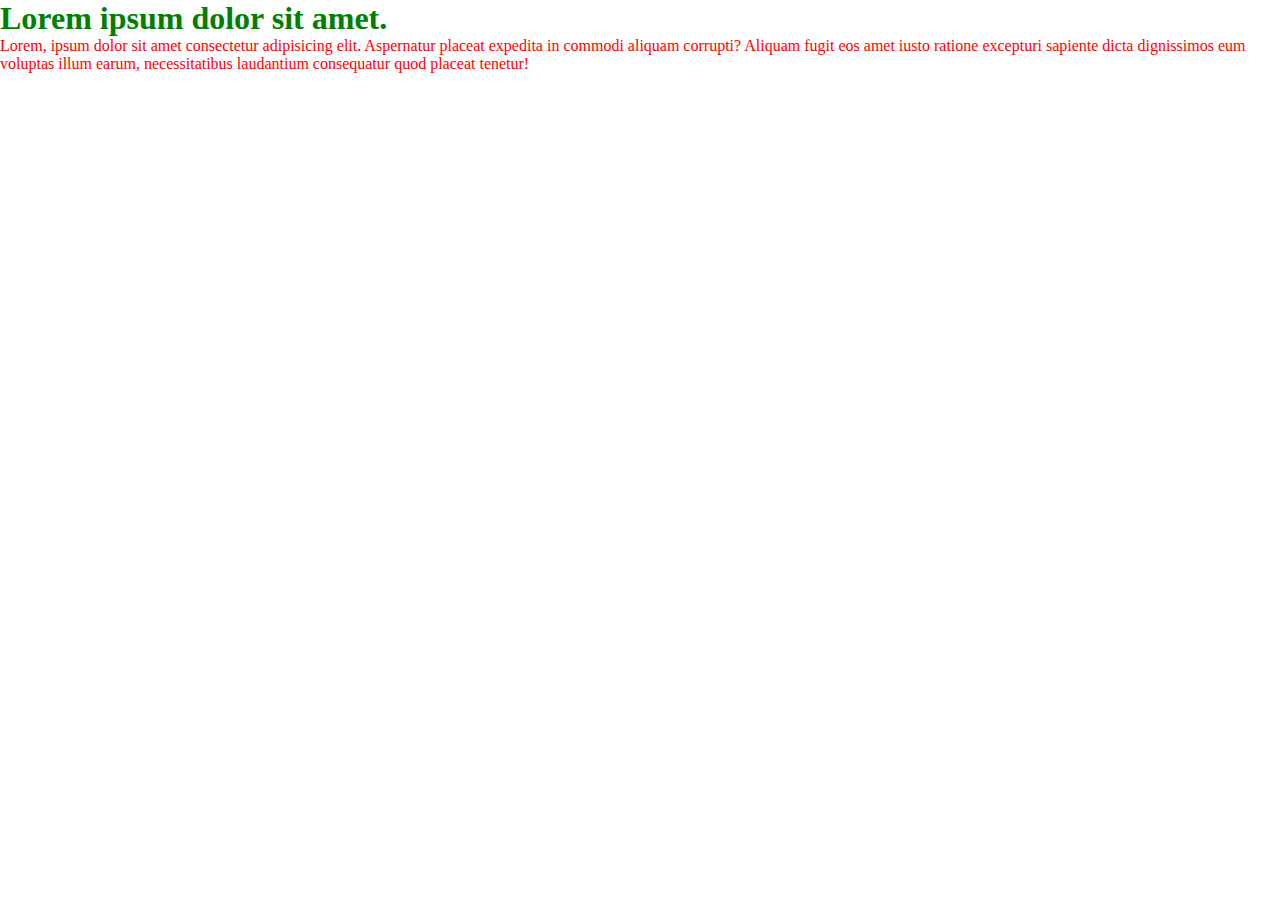
<file: index.html>
<!DOCTYPE html>
<html lang="en">
<head>
    <meta charset="UTF-8">
    <meta name="viewport" content="width=device-width, initial-scale=1.0">
    <title>SASS</title>
    <link rel="stylesheet" href="style.css">
</head>
<body>
    <main>
        <div class="container">
            <h1>Lorem ipsum dolor sit amet.</h1>
            <p>Lorem, ipsum dolor sit amet consectetur adipisicing elit. Aspernatur placeat expedita in commodi aliquam corrupti? Aliquam fugit eos amet iusto ratione excepturi sapiente dicta dignissimos eum voluptas illum earum, necessitatibus laudantium consequatur quod placeat tenetur!</p>
        </div>
    </main>
</body>
</html>
</file>
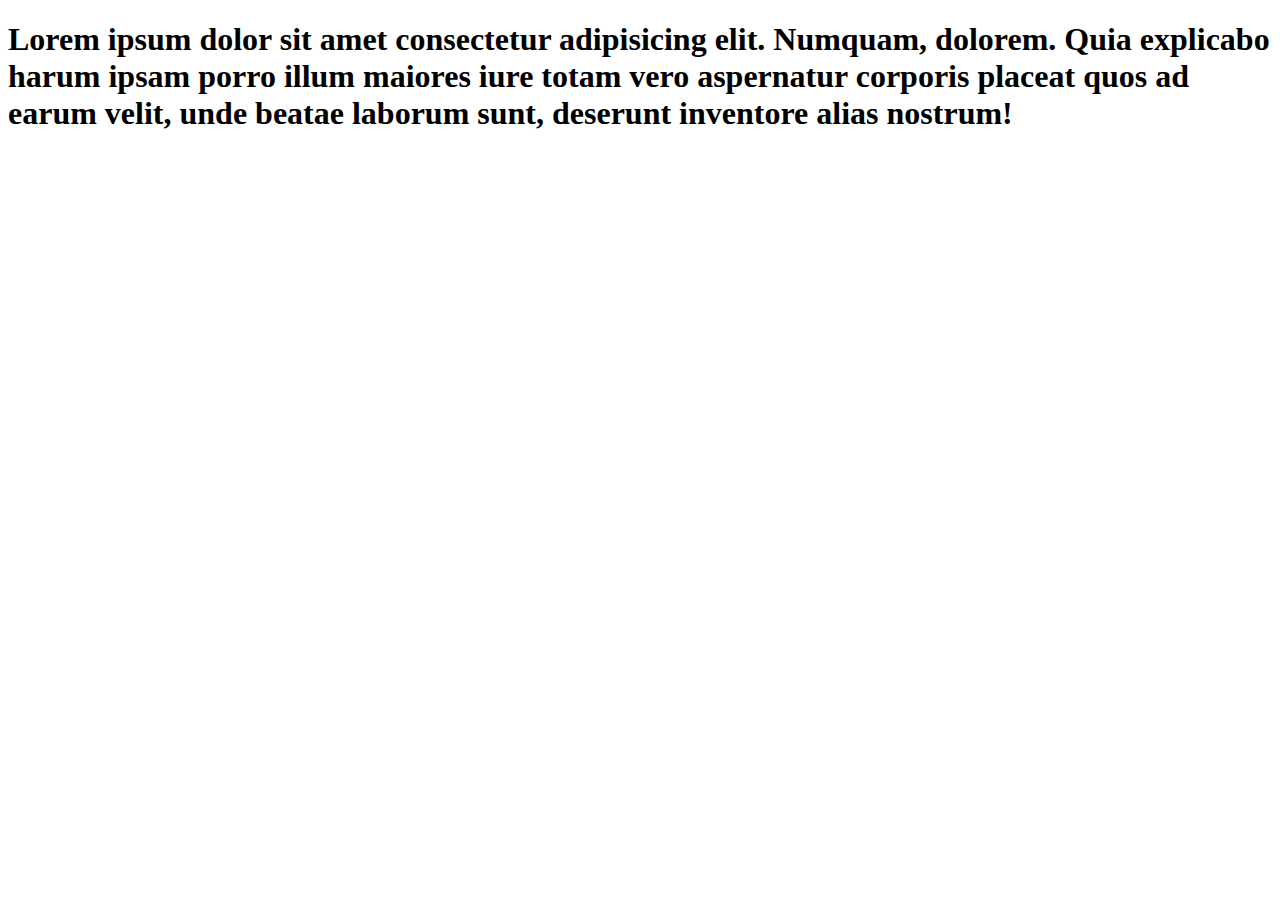
<file: bootstrap.html>
<!doctype html>
<html lang="en">
  <head>
    <meta charset="utf-8">
    <meta name="viewport" content="width=device-width, initial-scale=1">
    <title>Bootstrap demo</title>
    <link href="https://cdn.jsdelivr.net/npm/bootstrap@5.3.2/dist/css/bootstrap.min.css" rel="stylesheet" integrity="sha384-T3c6CoIi6uLrA9TneNEoa7RxnatzjcDSCmG1MXxSR1GAsXEV/Dwwykc2MPK8M2HN" crossorigin="anonymous">
  </head>
  <body>
    <h1>Lorem ipsum dolor sit amet consectetur adipisicing elit. Numquam, dolorem. Quia explicabo harum ipsam porro illum maiores iure totam vero aspernatur corporis placeat quos ad earum velit, unde beatae laborum sunt, deserunt inventore alias nostrum!</h1>
    <script src="https://cdn.jsdelivr.net/npm/bootstrap@5.3.2/dist/js/bootstrap.bundle.min.js" integrity="sha384-C6RzsynM9kWDrMNeT87bh95OGNyZPhcTNXj1NW7RuBCsyN/o0jlpcV8Qyq46cDfL" crossorigin="anonymous"></script>
  </body>
</html>
</file>
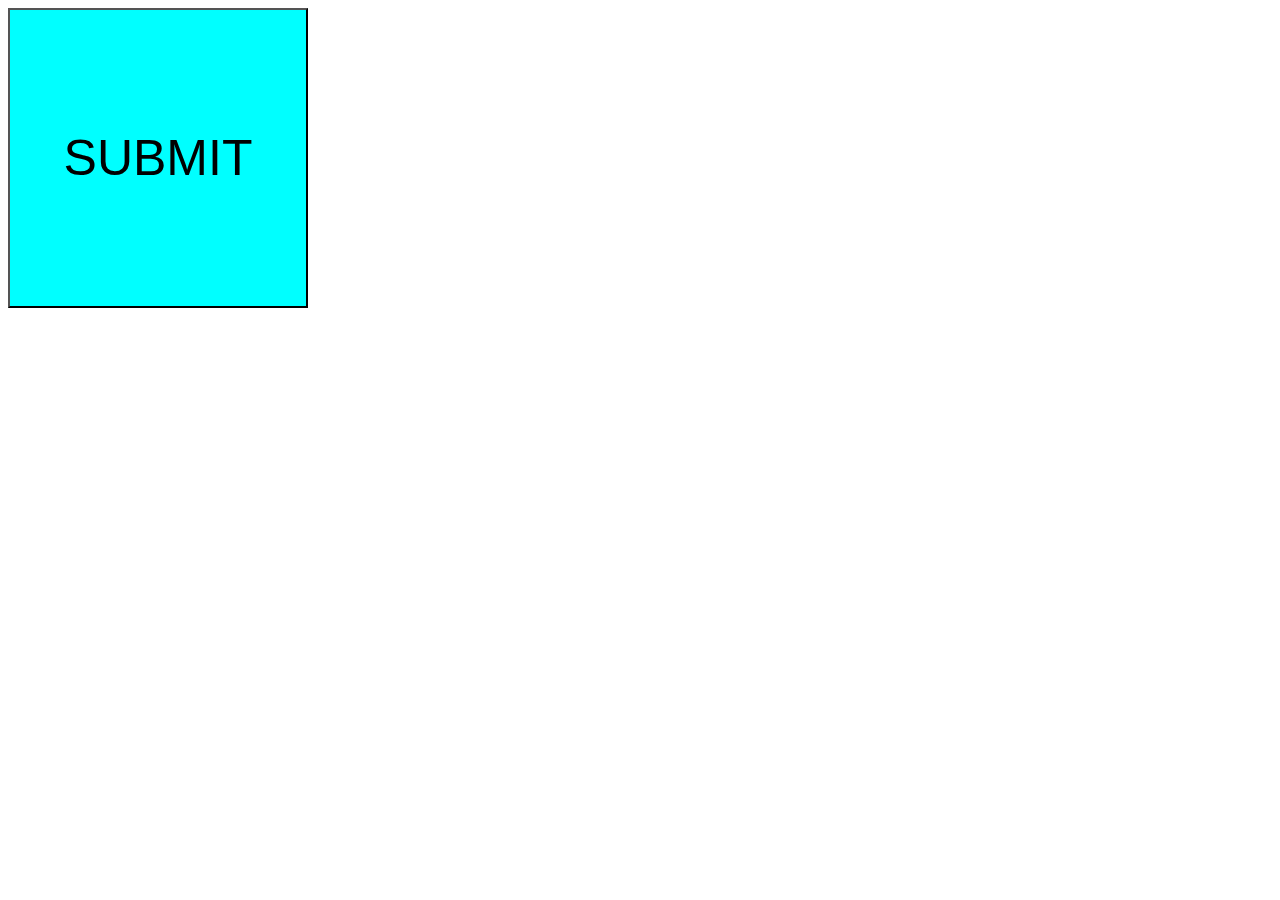
<file: button animation.html>
<!DOCTYPE html>
<html lang="en">
<head>
    <meta charset="UTF-8">
    <meta name="viewport" content="width=device-width, initial-scale=1.0">
    <title>Document</title>
    <style>
        .m{
            height: 300px;
            width: 300px;
            background-color: aqua;
            transition: all 1s ease-in-out 500ms;
            font-size: 50px;
        }

        .m:hover{
            width: 300px;
            height: 300px;
            border-radius: 50%;
            font-size: 0;

        }

    </style>
</head>
<body>
    <button class="m">SUBMIT
    </button>
</body>
</html>
</file>
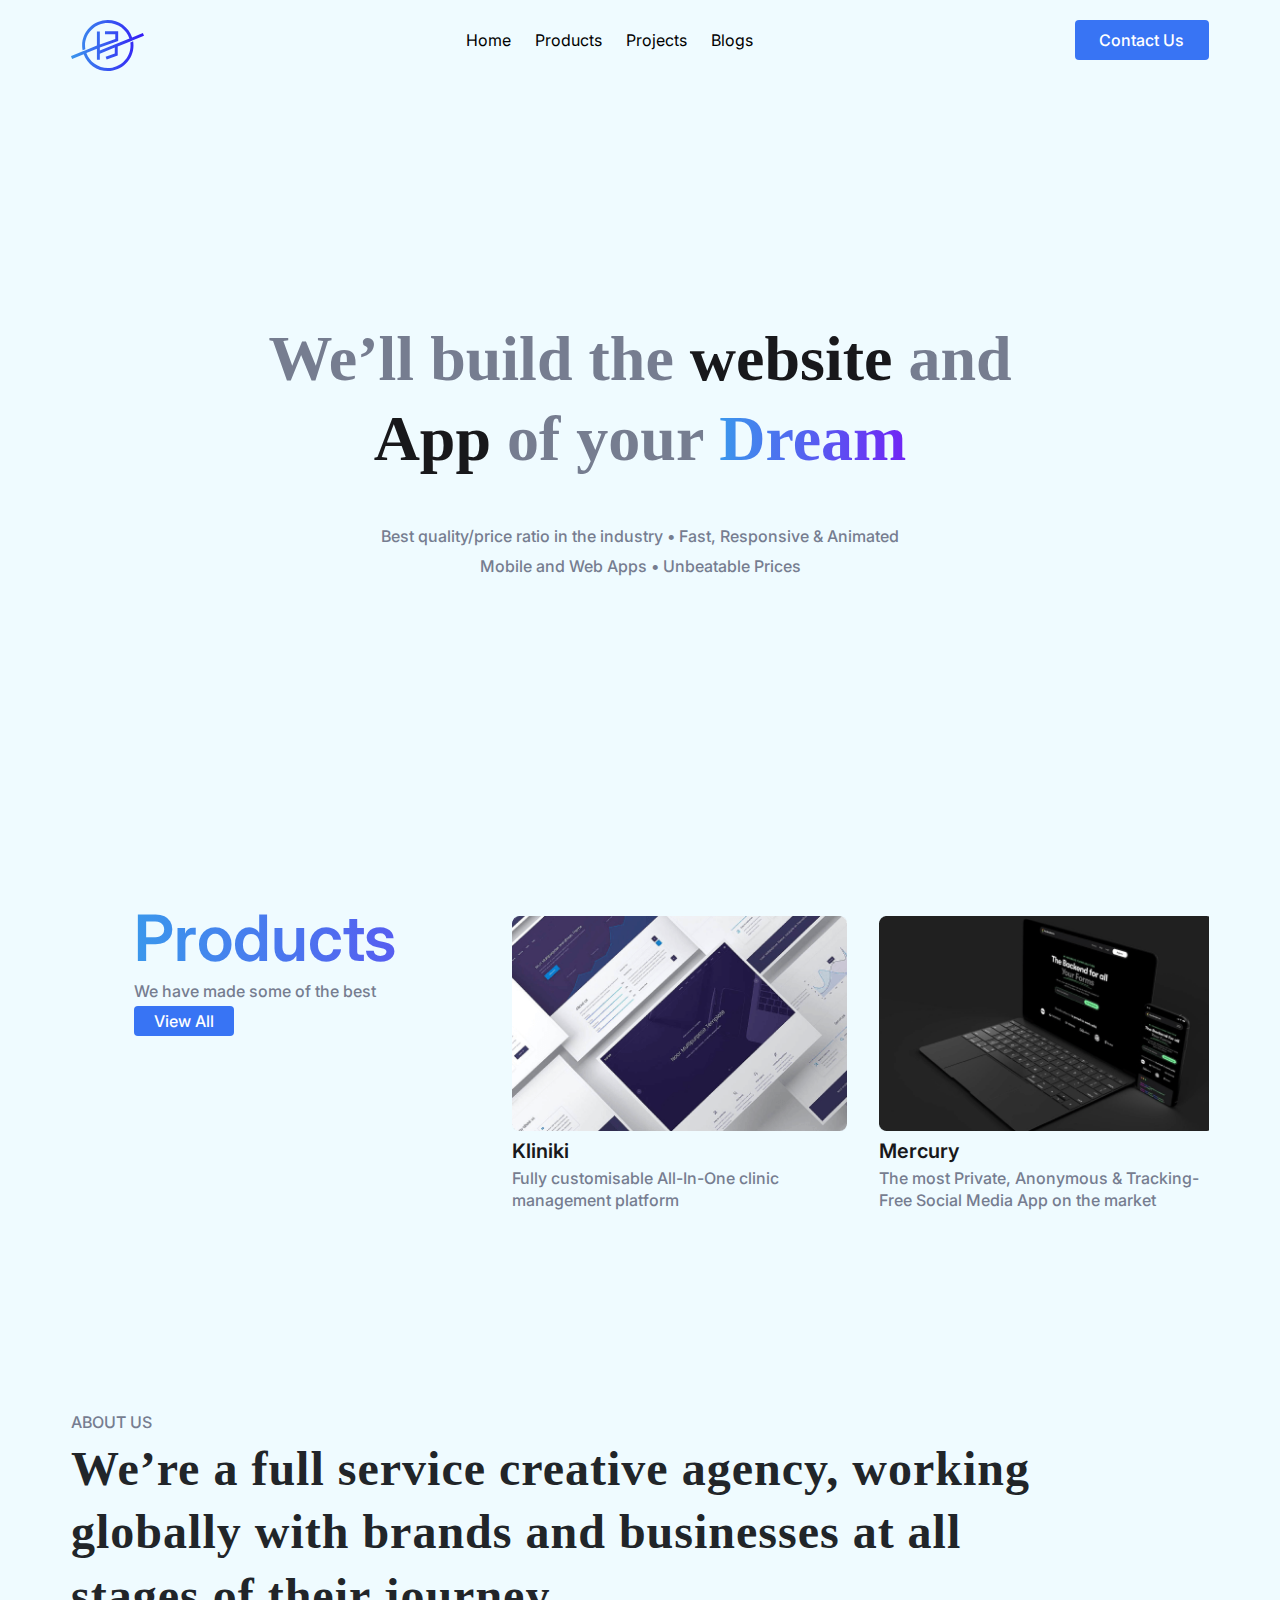
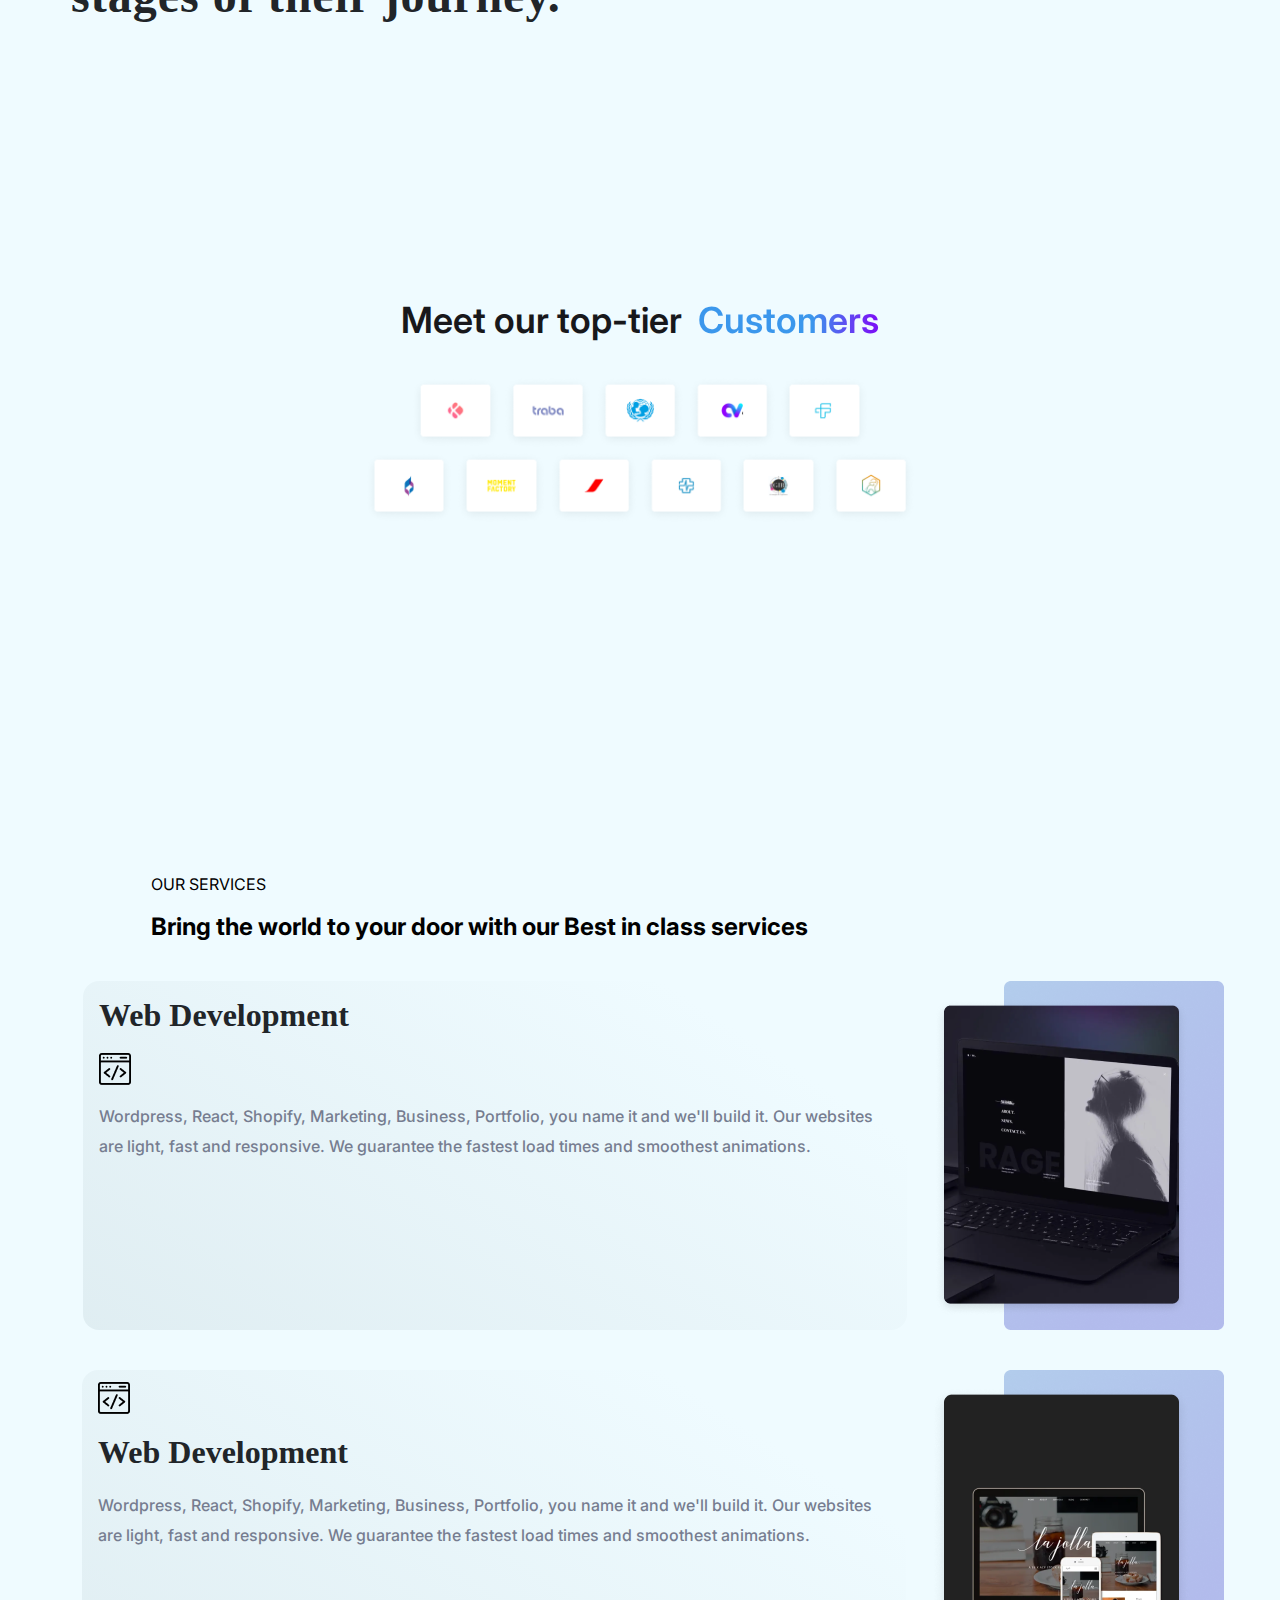
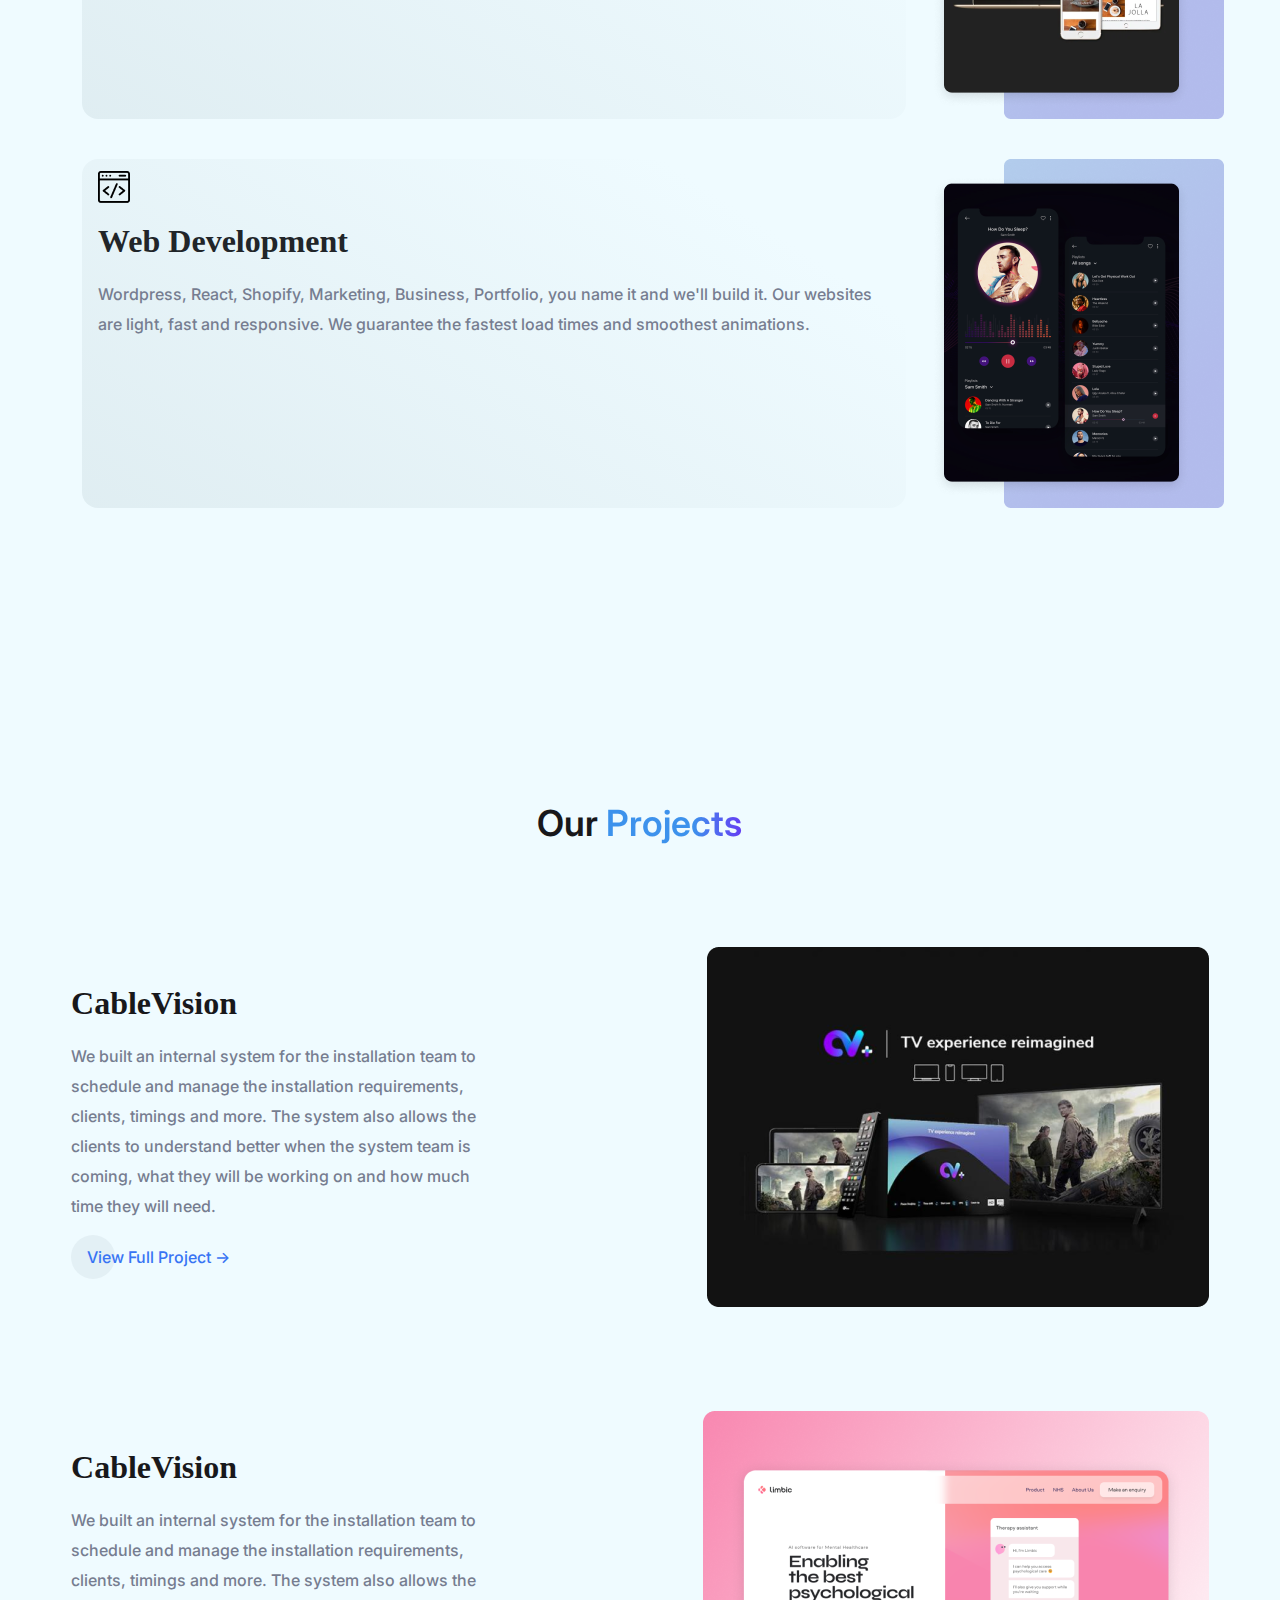
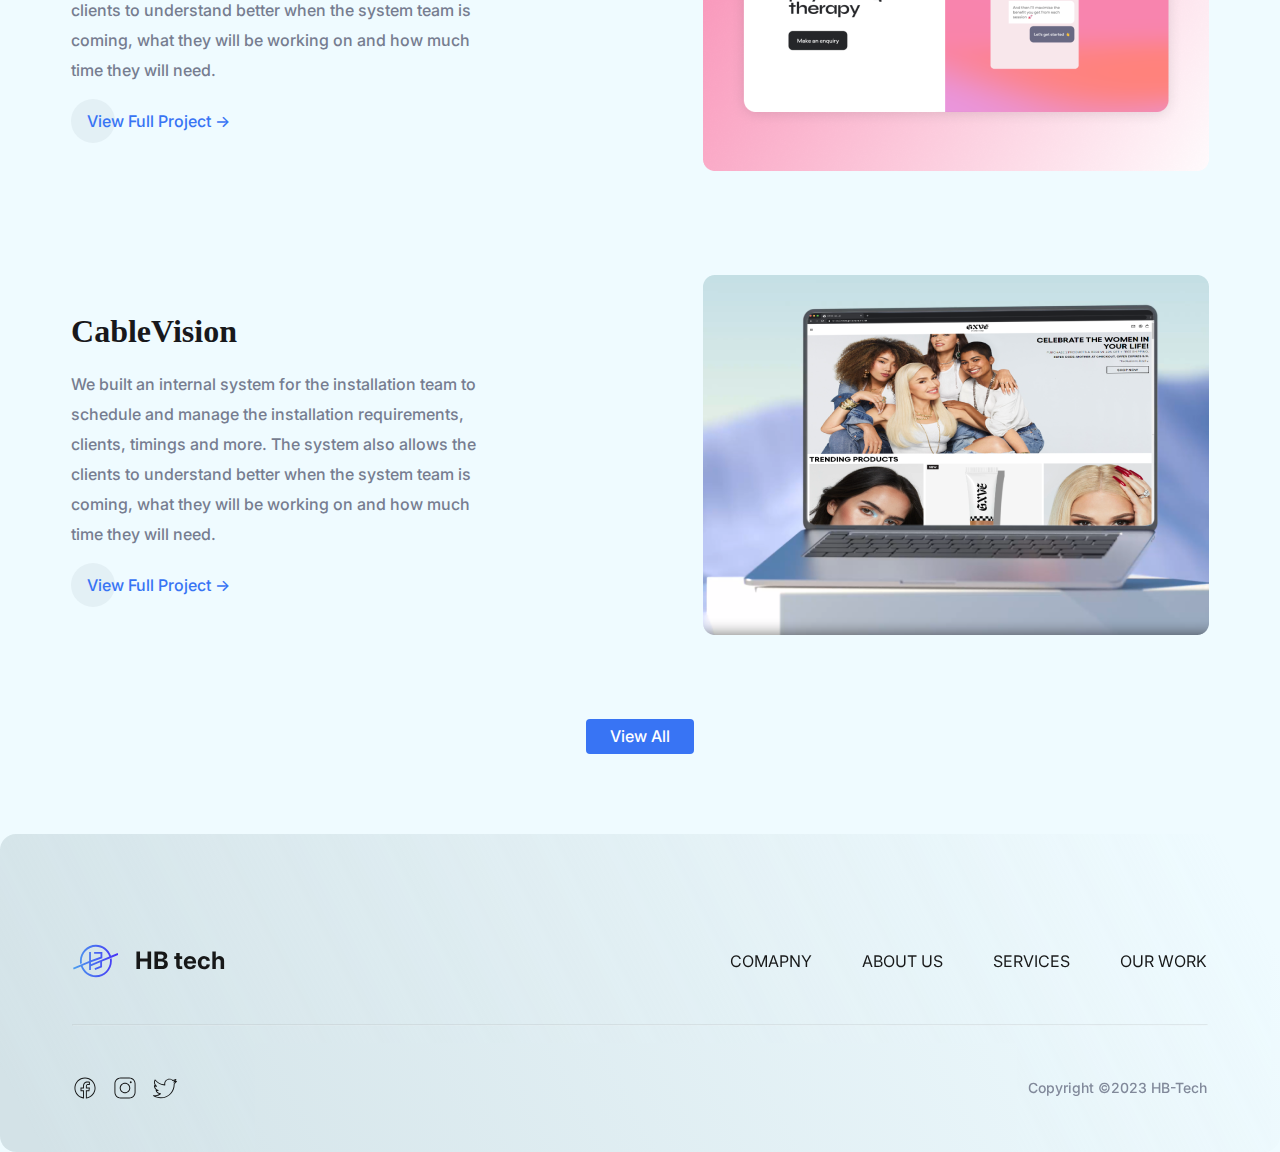
<file: figma.html>
<!DOCTYPE html>
<html lang="en">
  <head>
    <meta charset="UTF-8" />
    <meta name="viewport" content="width=device-width, initial-scale=1.0" />
    <title>Document</title>
    <link rel="stylesheet" href="figma.css" />
    <link rel="preconnect" href="https://fonts.googleapis.com">
<link rel="preconnect" href="https://fonts.gstatic.com" crossorigin>
<link href="https://fonts.googleapis.com/css2?family=Inter:wght@100..900&display=swap" rel="stylesheet">
  </head>
  <body>
    <header>
      <div class="navbar">
        <svg
          class="logo"
          xmlns="http://www.w3.org/2000/svg"
          width="73"
          height="51"
          viewBox="0 0 73 51"
          fill="none"
        >
          <path
            d="M62.1781 21.5799C62.3779 22.8737 62.4821 24.1933 62.4821 25.4957C62.4821 39.5632 50.9654 51 36.8083 51C25.8648 51 16.2936 44.1948 12.6719 34.1553L1.11172 38.8818L0 36.1994L0.199762 36.1131L11.8294 31.3607L14.5653 30.2395L25.917 25.6078V11.4713H28.8352V24.4952L44.269 19.001V14.1537H33.9595V11.2557H47.1873V21.0365L28.8352 27.5743V30.4551L58.4434 18.5008C55.4383 9.31507 46.7356 2.89802 36.8083 2.89802C24.2667 2.89802 14.0528 13.0411 14.0528 25.4957C14.0528 26.6946 14.1484 27.8762 14.3394 29.0147L14.3655 29.1872L11.6036 30.2998L11.5601 30.0411C11.2822 28.5748 11.1346 27.0482 11.1346 25.4957C11.1346 11.4368 22.6513 0 36.8083 0C47.8647 0 57.6965 7.17605 61.1532 17.414L71.8883 13.0756L73 15.8011L61.9349 20.2689L59.1904 21.3815L46.7269 26.4099V35.4749L35.6532 39.5632L34.6109 36.8118L43.7653 33.4307V27.6088L28.8352 33.6377V39.8047H25.917V28.7387L15.3817 33.0512C18.5518 41.9092 27.1763 48.0934 36.8083 48.0934C49.3586 48.0934 59.5638 37.9589 59.5638 25.4957C59.5638 24.4779 59.503 23.5378 59.3728 22.6322L59.3467 22.4683L62.1347 21.3125L62.1781 21.5799Z"
            fill="url(#paint0_linear_827_9460)"
          />
          <defs>
            <linearGradient
              id="paint0_linear_827_9460"
              x1="-7.73446e-08"
              y1="18.8766"
              x2="75.4152"
              y2="22.0949"
              gradientUnits="userSpaceOnUse"
            >
              <stop stop-color="#3B97EC" />
              <stop offset="1" stop-color="#3415F7" />
            </linearGradient>
          </defs>
        </svg>
        <ul class="navbar-buttons">
          <li class="btns">Home</li>
          <li class="btns">Products</li>
          <li class="btns">Projects</li>
          <li class="btns">Blogs</li>
        </ul>
        <a class="contactus" href="#">Contact Us</a>
        <svg class="menu" xmlns="http://www.w3.org/2000/svg" x="0px" y="0px" width="34px" height="34px" viewBox="0 0 50 50">
          <path d="M 0 9 L 0 11 L 50 11 L 50 9 Z M 0 24 L 0 26 L 50 26 L 50 24 Z M 0 39 L 0 41 L 50 41 L 50 39 Z"></path>
          </svg>
      </div>
    </header>
    <main>
      <section class="preview">
        <div class="container m1">
         
            <h1>
              We’ll build the <span class="black"> website </span> and
              <span class="black">App </span> of your
              <span class="color"> Dream </span>
            </h1>
            <p>
              Best quality/price ratio in the industry • Fast, Responsive &
              Animated Mobile and Web Apps • Unbeatable Prices
            </p>
          </div>
     
      </section >
        <section style="display: flex; justify-content: space-between; margin: 0 auto;" >
        <div class="container m22 " style="display: flex; justify-content: space-between; margin: 0 auto; ">
        <div class="m2" style="display: flex; justify-content: space-between; gap: 100px; width: 100%; margin: 0 auto;"  >
          <div class="m2l" style="width: 80% ;">
            <h1>Products</h1>
            <p>We have made some of the best</p>
            <button>View All</button>
          </div>
          <div class="m2r">
            <div class="m2rr m2r1"><img src="../assets/Rectangle 34624143.png" alt="image1"><h6>Kliniki</h6><p>Fully customisable All-In-One clinic management platform</p></div>
            <div class="m2rr m2r2"><img src="../assets/Rectangle 34624144.png" alt="image2"><h6>Mercury</h6>
            <p>The most Private, Anonymous & Tracking-Free Social Media App on the market</p></div>
          </div>
        </div>
      </div>
      </section> 
     <section>
        <div class="container">
          <div class="m3">
            <p>ABOUT US</p>
            <h2>We’re a full service creative agency, working globally with brands and businesses at all stages of their journey.</h2>
          </div>
        </div>
      </section>
      <section class="show"> 
        <div class="container m44">
          <div class="m4">
            <h1 class="h11">Meet our top-tier &nbsp;  <span class="color">Customers </span> </h1>
            <div class="imglist">
              <div class="imglist">
                <img src="../assets/Img 1.png" alt=""  width="144px" height="108px" class="image">
              <img src="../assets/Img 2.png" alt=""  width="144px" height="108px" class="image">
              <img src="../assets/Img 3.png" alt=""  width="144px" height="108px" class="image">
              <img src="../assets/Img 4.png" alt=""  width="144px" height="108px" class="image">
              <img src="../assets/Img 5.png" alt=""  width="144px" height="108px" class="image">
              </div>
          
              <div class="imglist imglistb">
                <img src="../assets/Img 6.png" alt=""  width="144px" height="108px" class="image">
              <img src="../assets/Img 7.png" alt=""  width="144px" height="108px" class="image">
              <img src="../assets/Img 8.png" alt=""  width="144px" height="108px" class="image">
              <img src="../assets/Img 9.png" alt=""  width="144px" height="108px" class="image">
              <img src="../assets/Img 10.png" alt=""  width="144px" height="108px" class="image">
              <img src="../assets/Img 11.png" alt=""  width="144px" height="108px" class="image">
              </div>
            </div>
          </div>
        </div>
      </section>
      <section class="hide">
        <div class="container">
          <div class="m4">
            <h1 class="h11">Meet our top-tier </h1> <h1><span class="color h12">Customers </span></h1> 
            <div class="imglist">
              <div class="imglist imgelistt">
                <img class="imgit" src="../assets/Img 1.png" alt=""  width="144px" height="108px" class="image">
              <img class="imgit" src="../assets/Img 2.png" alt=""  width="144px" height="108px" class="image">
              <img class="imgit" src="../assets/Img 3.png" alt=""  width="144px" height="108px" class="image">
              </div>
              <div class="imglist imgelistt">
                <img class="imgit" src="../assets/Img 4.png" alt=""  width="144px" height="108px" class="image">
              <img class="imgit" src="../assets/Img 5.png" alt=""  width="144px" height="108px" class="image">
              <img class="imgit" src="../assets/Img 6.png" alt=""  width="144px" height="108px" class="image">
              <img class="imgit" src="../assets/Img 7.png" alt=""  width="144px" height="108px" class="image">
              </div>
              <div class="imglist imgelistt">
                <img class="imgit" src="../assets/Img 8.png" alt=""  width="144px" height="108px" class="image">
              <img class="imgit" src="../assets/Img 9.png" alt=""  width="144px" height="108px" class="image">
              <img class="imgit" src="../assets/Img 10.png" alt=""  width="144px" height="108px" class="image">
              <img class="imgit" src="../assets/Img 11.png" alt=""  width="144px" height="108px" class="image">
              </div>
        
            </div>
          </div>
        </div>
      </section>
      <section>
        <div class="container " style=" margin: 20px auto; width: 100%; max-width: 76.43%; padding-top: 80px;">
          <div class="add-on" style="display: flex; flex-direction: column; gap: 18px; ">
            <p>OUR SERVICES</p>
            <h2>Bring the world to your door with our
              Best in class services</h2>
          </div>
        </div>
      </section>
       <section>
        <div class="container oneplus" style="display: flex; justify-content: center;">
          <div class="m5">
            <div class="m51">
              <div class="m51-left" >
                <h6>Web Development</h6>
                <img src="../assets/web-development.png" alt="">
                <p>Wordpress, React, Shopify, Marketing, Business, Portfolio, you name it and we'll build it. Our websites are light, fast and responsive. We guarantee the fastest load times and smoothest animations.</p>
              </div>
             <img class="imgm" src="../assets/Frame 427321678.png" alt="">
            </div>
            <div class="m51">
              <div class="m51-left">
                <img src="../assets/web-development.png" alt="">
                <h6>Web Development</h6>
                <p>Wordpress, React, Shopify, Marketing, Business, Portfolio, you name it and we'll build it. Our websites are light, fast and responsive. We guarantee the fastest load times and smoothest animations.</p>
              </div>
             <img class="imgm" src="../assets/Frame 427321704.png" alt="">
            </div>
              <div class="m51">
              <div class="m51-left">
                <img src="../assets/web-development.png" alt="">
                <h6>Web Development</h6>
                <p>Wordpress, React, Shopify, Marketing, Business, Portfolio, you name it and we'll build it. Our websites are light, fast and responsive. We guarantee the fastest load times and smoothest animations.</p>
              </div>
             <img class="imgm" src="../assets/Frame 427321706.png" alt="">
            </div>
          </div>
        </div>
      </section>
      <section>
        <div class="container">
          <div class="m6">
            <h6>Our <span>Projects</span></h6>
            <div class="m6lower">
              <div class="m6lowl">
                <h5 class="cv">CableVision</h5>
                <p class="wb">We built an internal system for the installation team to schedule and manage the installation requirements, clients, timings and more. The system also allows the clients to understand better when the system team is coming, what they will be working on and how much time they will need.</p>
                <div class="amd" >

                  <p class="pd"><div class="pd1"></div>&nbsp; &nbsp; View Full Project &#8594;</p>
                </div>
              </div>
              <div class="m6lowr">
                <img src="../assets/Untitled design-2 3.png" alt="">
              </div>
            </div>
            <div class="m6lower">
              <div class="m6lowl">
                <h5 class="cv">CableVision</h5>
                <p class="wb">We built an internal system for the installation team to schedule and manage the installation requirements, clients, timings and more. The system also allows the clients to understand better when the system team is coming, what they will be working on and how much time they will need.</p>
                <div class="amd" >

                  <p class="pd"><div class="pd1"></div>&nbsp; &nbsp; View Full Project &#8594;</p>
                </div>
              </div>
              <div class="m6lowr">
                <img src="../assets/Rectangle 7.png" alt="">
              </div>
            </div>
            <div class="m6lower">
              <div class="m6lowl">
                <h5 class="cv">CableVision</h5>
                <p class="wb">We built an internal system for the installation team to schedule and manage the installation requirements, clients, timings and more. The system also allows the clients to understand better when the system team is coming, what they will be working on and how much time they will need.</p>
                <div class="amd" >

                  <p class="pd"><div class="pd1"></div>&nbsp; &nbsp; View Full Project &#8594;</p>
                </div>
              </div>
              <div class="m6lowr">
                <img src="../assets/Untitled design-2 5.png" alt="">
              </div>
            </div>
          </div>
        </div>
      </section>
      <section>
        <div class="container" style="display: flex; justify-content: center; padding: 80px;">
          <div class="vbtn" style="height: 25px; text-align: center; display: inline-flex;
          padding: 5px 24px;
          justify-content: center;
          align-items: center;
          gap: 10px; border-radius: 4px;
background: var(--Blue-100, #3874F4); color: #FFF;

/* Body/B2 */
font-family: Inter;
font-size: 16px;
font-style: normal;
font-weight: 500;
line-height: 30px; /* 187.5% */">View All</div>
        </div>
      </section>
    </main>
   <footer style="border-radius: 16px;
   opacity: 0.9;
   background: linear-gradient(243deg, rgba(239, 251, 255, 0.00) 4.06%, #D0E0E5 96.95%); padding: 2px;" class="footershow" >
      <div class="container" style="margin-top: 100px;">
        <div class="foot">
          <div class="footerleft">
            <svg
              xmlns="http://www.w3.org/2000/svg"
              width="49"
              height="36"
              viewBox="0 0 49 36"
              fill="none"
            >
              <path
                d="M41.736 15.3097C41.8701 16.1976 41.94 17.1032 41.94 17.997C41.94 27.6512 34.2096 35.5 24.707 35.5C17.3613 35.5 10.9368 30.8298 8.50577 23.9399L0.746222 27.1836L0 25.3427L0.134087 25.2835L7.94027 22.0221L9.77668 21.2526L17.3963 18.074V8.37248H19.3551V17.3104L29.7148 13.5399V10.2133H22.7948V8.2245H31.6736V14.9368L19.3551 19.4236V21.4006L39.2291 13.1966C37.212 6.89269 31.3705 2.48884 24.707 2.48884C16.2886 2.48884 9.43272 9.44977 9.43272 17.997C9.43272 18.8198 9.49685 19.6307 9.6251 20.4121L9.64259 20.5304L7.7887 21.294L7.75955 21.1164C7.57299 20.1102 7.47388 19.0625 7.47388 17.997C7.47388 8.34881 15.2043 0.5 24.707 0.5C32.1284 0.5 38.7278 5.42474 41.0481 12.4508L48.2538 9.47345L49 11.3439L41.5728 14.41L39.7305 15.1736L31.3647 18.6245V24.8455L23.9316 27.6512L23.232 25.763L29.3767 23.4427V19.4472L19.3551 23.5847V27.8169H17.3963V20.2226L10.3247 23.1822C12.4526 29.2612 18.2416 33.5052 24.707 33.5052C33.1311 33.5052 39.9812 26.5502 39.9812 17.997C39.9812 17.2986 39.9404 16.6534 39.8529 16.0319L39.8355 15.9194L41.7068 15.1262L41.736 15.3097Z"
                fill="url(#paint0_linear_827_9346)"
              />
              <defs>
                <linearGradient
                  id="paint0_linear_827_9346"
                  x1="-5.19162e-08"
                  y1="13.4545"
                  x2="50.6251"
                  y2="15.5676"
                  gradientUnits="userSpaceOnUse"
                >
                  <stop stop-color="#3B97EC" />
                  <stop offset="1" stop-color="#3415F7" />
                </linearGradient>
              </defs>
            </svg>
            <h2>HB tech</h2>
          </div>
          <ul class="footerright">
            <li class="btn">COMAPNY</li>
            <li class="btn">ABOUT US</li>
            <li class="btn">SERVICES</li>
            <li class="btn">OUR WORK</li>
          </ul>
        </div>
        <hr />
        <div class="lastdiv">
          <div class="lastdivl">
            <svg
              xmlns="http://www.w3.org/2000/svg"
              x="0px"
              y="0px"
              width="24"
              height="24"
              viewBox="0 0 50 50"
            >
              <path
                d="M 25 3 C 12.861562 3 3 12.861562 3 25 C 3 36.019135 11.127533 45.138355 21.712891 46.728516 L 22.861328 46.902344 L 22.861328 29.566406 L 17.664062 29.566406 L 17.664062 26.046875 L 22.861328 26.046875 L 22.861328 21.373047 C 22.861328 18.494965 23.551973 16.599417 24.695312 15.410156 C 25.838652 14.220896 27.528004 13.621094 29.878906 13.621094 C 31.758714 13.621094 32.490022 13.734993 33.185547 13.820312 L 33.185547 16.701172 L 30.738281 16.701172 C 29.349697 16.701172 28.210449 17.475903 27.619141 18.507812 C 27.027832 19.539724 26.84375 20.771816 26.84375 22.027344 L 26.84375 26.044922 L 32.966797 26.044922 L 32.421875 29.564453 L 26.84375 29.564453 L 26.84375 46.929688 L 27.978516 46.775391 C 38.71434 45.319366 47 36.126845 47 25 C 47 12.861562 37.138438 3 25 3 z M 25 5 C 36.057562 5 45 13.942438 45 25 C 45 34.729791 38.035799 42.731796 28.84375 44.533203 L 28.84375 31.564453 L 34.136719 31.564453 L 35.298828 24.044922 L 28.84375 24.044922 L 28.84375 22.027344 C 28.84375 20.989871 29.033574 20.060293 29.353516 19.501953 C 29.673457 18.943614 29.981865 18.701172 30.738281 18.701172 L 35.185547 18.701172 L 35.185547 12.009766 L 34.318359 11.892578 C 33.718567 11.811418 32.349197 11.621094 29.878906 11.621094 C 27.175808 11.621094 24.855567 12.357448 23.253906 14.023438 C 21.652246 15.689426 20.861328 18.170128 20.861328 21.373047 L 20.861328 24.046875 L 15.664062 24.046875 L 15.664062 31.566406 L 20.861328 31.566406 L 20.861328 44.470703 C 11.816995 42.554813 5 34.624447 5 25 C 5 13.942438 13.942438 5 25 5 z"
              ></path>
            </svg>
            <svg
              xmlns="http://www.w3.org/2000/svg"
              x="0px"
              y="0px"
              width="24"
              height="24"
              viewBox="0 0 50 50"
            >
              <path
                d="M 16 3 C 8.8324839 3 3 8.8324839 3 16 L 3 34 C 3 41.167516 8.8324839 47 16 47 L 34 47 C 41.167516 47 47 41.167516 47 34 L 47 16 C 47 8.8324839 41.167516 3 34 3 L 16 3 z M 16 5 L 34 5 C 40.086484 5 45 9.9135161 45 16 L 45 34 C 45 40.086484 40.086484 45 34 45 L 16 45 C 9.9135161 45 5 40.086484 5 34 L 5 16 C 5 9.9135161 9.9135161 5 16 5 z M 37 11 A 2 2 0 0 0 35 13 A 2 2 0 0 0 37 15 A 2 2 0 0 0 39 13 A 2 2 0 0 0 37 11 z M 25 14 C 18.936712 14 14 18.936712 14 25 C 14 31.063288 18.936712 36 25 36 C 31.063288 36 36 31.063288 36 25 C 36 18.936712 31.063288 14 25 14 z M 25 16 C 29.982407 16 34 20.017593 34 25 C 34 29.982407 29.982407 34 25 34 C 20.017593 34 16 29.982407 16 25 C 16 20.017593 20.017593 16 25 16 z"
              ></path>
            </svg>
            <svg xmlns="http://www.w3.org/2000/svg" x="0px" y="0px" width="24" height="24" viewBox="0 0 50 50">
              <path d="M 34.21875 5.46875 C 28.238281 5.46875 23.375 10.332031 23.375 16.3125 C 23.375 16.671875 23.464844 17.023438 23.5 17.375 C 16.105469 16.667969 9.566406 13.105469 5.125 7.65625 C 4.917969 7.394531 4.597656 7.253906 4.261719 7.277344 C 3.929688 7.300781 3.632813 7.492188 3.46875 7.78125 C 2.535156 9.386719 2 11.234375 2 13.21875 C 2 15.621094 2.859375 17.820313 4.1875 19.625 C 3.929688 19.511719 3.648438 19.449219 3.40625 19.3125 C 3.097656 19.148438 2.726563 19.15625 2.425781 19.335938 C 2.125 19.515625 1.941406 19.839844 1.9375 20.1875 L 1.9375 20.3125 C 1.9375 23.996094 3.84375 27.195313 6.65625 29.15625 C 6.625 29.152344 6.59375 29.164063 6.5625 29.15625 C 6.21875 29.097656 5.871094 29.21875 5.640625 29.480469 C 5.410156 29.742188 5.335938 30.105469 5.4375 30.4375 C 6.554688 33.910156 9.40625 36.5625 12.9375 37.53125 C 10.125 39.203125 6.863281 40.1875 3.34375 40.1875 C 2.582031 40.1875 1.851563 40.148438 1.125 40.0625 C 0.65625 40 0.207031 40.273438 0.0507813 40.71875 C -0.109375 41.164063 0.0664063 41.660156 0.46875 41.90625 C 4.980469 44.800781 10.335938 46.5 16.09375 46.5 C 25.425781 46.5 32.746094 42.601563 37.65625 37.03125 C 42.566406 31.460938 45.125 24.226563 45.125 17.46875 C 45.125 17.183594 45.101563 16.90625 45.09375 16.625 C 46.925781 15.222656 48.5625 13.578125 49.84375 11.65625 C 50.097656 11.285156 50.070313 10.789063 49.777344 10.445313 C 49.488281 10.101563 49 9.996094 48.59375 10.1875 C 48.078125 10.417969 47.476563 10.441406 46.9375 10.625 C 47.648438 9.675781 48.257813 8.652344 48.625 7.5 C 48.75 7.105469 48.613281 6.671875 48.289063 6.414063 C 47.964844 6.160156 47.511719 6.128906 47.15625 6.34375 C 45.449219 7.355469 43.558594 8.066406 41.5625 8.5 C 39.625 6.6875 37.074219 5.46875 34.21875 5.46875 Z M 34.21875 7.46875 C 36.769531 7.46875 39.074219 8.558594 40.6875 10.28125 C 40.929688 10.53125 41.285156 10.636719 41.625 10.5625 C 42.929688 10.304688 44.167969 9.925781 45.375 9.4375 C 44.679688 10.375 43.820313 11.175781 42.8125 11.78125 C 42.355469 12.003906 42.140625 12.53125 42.308594 13.011719 C 42.472656 13.488281 42.972656 13.765625 43.46875 13.65625 C 44.46875 13.535156 45.359375 13.128906 46.3125 12.875 C 45.457031 13.800781 44.519531 14.636719 43.5 15.375 C 43.222656 15.578125 43.070313 15.90625 43.09375 16.25 C 43.109375 16.65625 43.125 17.058594 43.125 17.46875 C 43.125 23.71875 40.726563 30.503906 36.15625 35.6875 C 31.585938 40.871094 24.875 44.5 16.09375 44.5 C 12.105469 44.5 8.339844 43.617188 4.9375 42.0625 C 9.15625 41.738281 13.046875 40.246094 16.1875 37.78125 C 16.515625 37.519531 16.644531 37.082031 16.511719 36.683594 C 16.378906 36.285156 16.011719 36.011719 15.59375 36 C 12.296875 35.941406 9.535156 34.023438 8.0625 31.3125 C 8.117188 31.3125 8.164063 31.3125 8.21875 31.3125 C 9.207031 31.3125 10.183594 31.1875 11.09375 30.9375 C 11.53125 30.808594 11.832031 30.402344 11.816406 29.945313 C 11.800781 29.488281 11.476563 29.097656 11.03125 29 C 7.472656 28.28125 4.804688 25.382813 4.1875 21.78125 C 5.195313 22.128906 6.226563 22.402344 7.34375 22.4375 C 7.800781 22.464844 8.214844 22.179688 8.355469 21.746094 C 8.496094 21.3125 8.324219 20.835938 7.9375 20.59375 C 5.5625 19.003906 4 16.296875 4 13.21875 C 4 12.078125 4.296875 11.03125 4.6875 10.03125 C 9.6875 15.519531 16.6875 19.164063 24.59375 19.5625 C 24.90625 19.578125 25.210938 19.449219 25.414063 19.210938 C 25.617188 18.96875 25.695313 18.648438 25.625 18.34375 C 25.472656 17.695313 25.375 17.007813 25.375 16.3125 C 25.375 11.414063 29.320313 7.46875 34.21875 7.46875 Z"></path>
              </svg>
          </div class="lastdivr">
          <p>Copyright ©2023 HB-Tech</p>
        </div>
      </div>
    </footer> 
  </body>
</html>
</file>
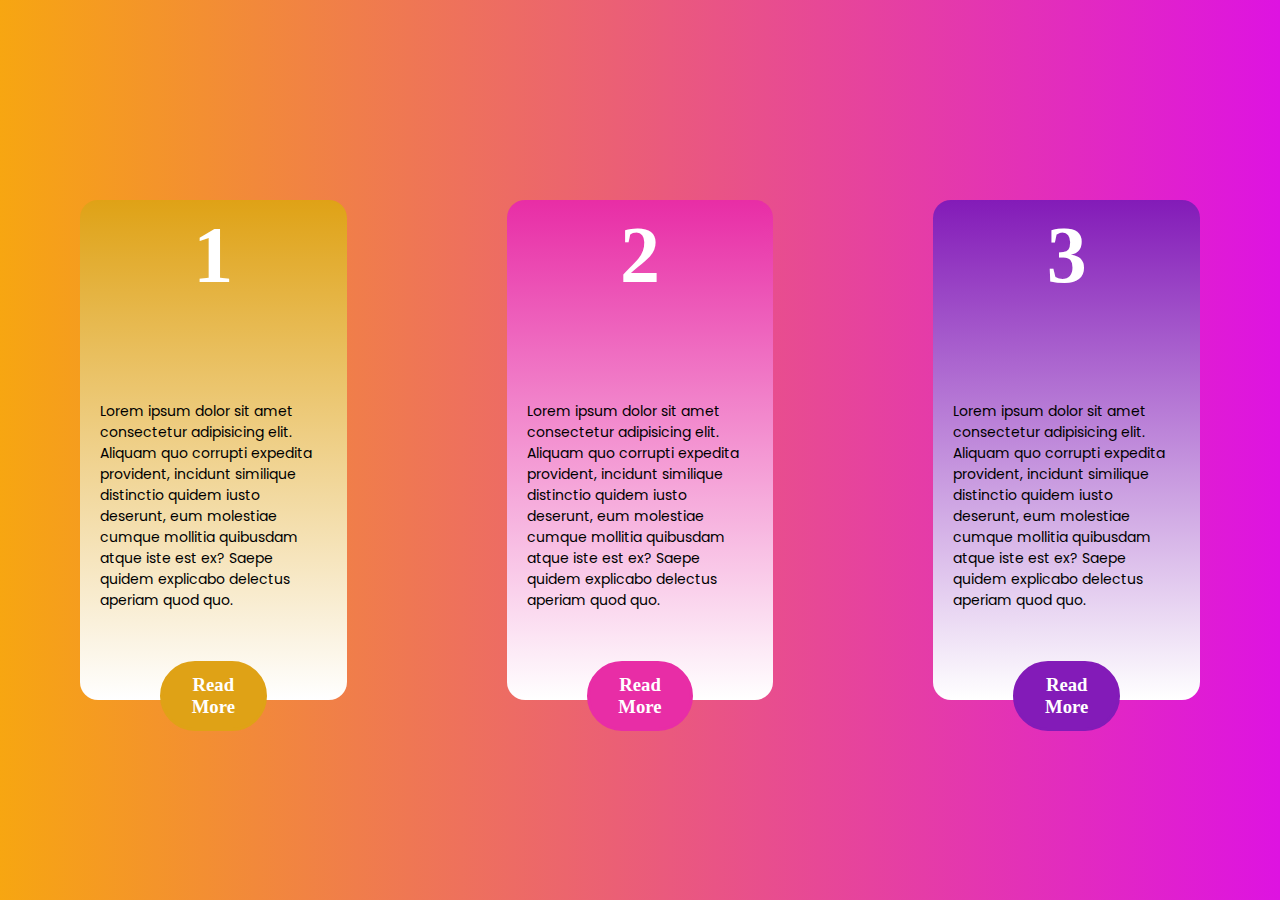
<file: PROJ1.html>
<!DOCTYPE html>
<html lang="en">
<head>
    <meta charset="UTF-8">
    <meta name="viewport" content="width=device-width, initial-scale=1.0">
    <title>Document</title>
    <style>

        @import url('https://fonts.googleapis.com/css2?family=Poppins:wght@200&display=swap');

        *{
            margin: 0;
            padding: 0;
        }
        body{
            background-image: linear-gradient(to right, rgb(247, 166, 17), rgb(222, 19, 225));
        }

        .card{
            height: 500px;
            width: 300px;
            background-color: white;
            border-radius: 18px;
            margin: 200px 80px;
        }

        h1{
            text-align: center;
            font-size: 80px;
            margin-top: 10px;
            color: white;
        }

        .container{
            display: flex;
            width: 100vw;
            height: 100vh;
            justify-content: center;
            align-content: center;
        }

        .card1{
            background-image: linear-gradient(to bottom, rgb(223, 162, 22) , white);
        }
        .card2{
            background-image: linear-gradient(to bottom, rgb(232, 45, 166) , white);
        }
        .card3{
            background-image: linear-gradient(to bottom, rgb(131, 27, 184) , white);
        }

        p{
            margin-top: 100px;
            padding: 0px 20px;
            font-family: 'Poppins', sans-serif;
            font-size: 14px;
        }

        .card1>h3{
            text-align: center;
            margin:50px 80px;
            border: 3px solid rgb(223, 162, 22);
            background-color: rgb(223, 162, 22);
            color: white;
            border-radius: 40px;
            padding: 10px 10px;
        }
        
        .card2>h3{
            text-align: center;
            margin:50px 80px;
            border: 3px solid rgb(232, 45, 166);
            color: white;
            background-color: rgb(232, 45, 166);
            border-radius: 40px;
            padding: 10px 10px;
        }
        
        .card3>h3{
            text-align: center;
            margin:50px 80px;
            border: 3px solid rgb(131, 27, 184);
            color: white;
            background-color: rgb(131, 27, 184);
            border-radius: 40px;
            padding: 10px 10px;
        }
        

    </style>
</head>
<body>
    <div class="container">
        <div class="card card1">
            <h1>1</h1>
            <p>Lorem ipsum dolor sit amet consectetur adipisicing elit. Aliquam quo corrupti expedita provident, incidunt similique distinctio quidem iusto deserunt, eum molestiae cumque mollitia quibusdam atque iste est ex? Saepe quidem explicabo delectus aperiam quod quo.</p>
            <h3>Read More</h3>
        </div>
        <div class="card card2">
            <h1>2</h1>
            <p>Lorem ipsum dolor sit amet consectetur adipisicing elit. Aliquam quo corrupti expedita provident, incidunt similique distinctio quidem iusto deserunt, eum molestiae cumque mollitia quibusdam atque iste est ex? Saepe quidem explicabo delectus aperiam quod quo.</p>
            <h3>Read More</h3>
        </div>
        <div class="card card3">
            <h1>3</h1>
            <p>Lorem ipsum dolor sit amet consectetur adipisicing elit. Aliquam quo corrupti expedita provident, incidunt similique distinctio quidem iusto deserunt, eum molestiae cumque mollitia quibusdam atque iste est ex? Saepe quidem explicabo delectus aperiam quod quo.</p>
            <h3>Read More</h3>
        </div>
    </div>
</body>
</html>
</file>
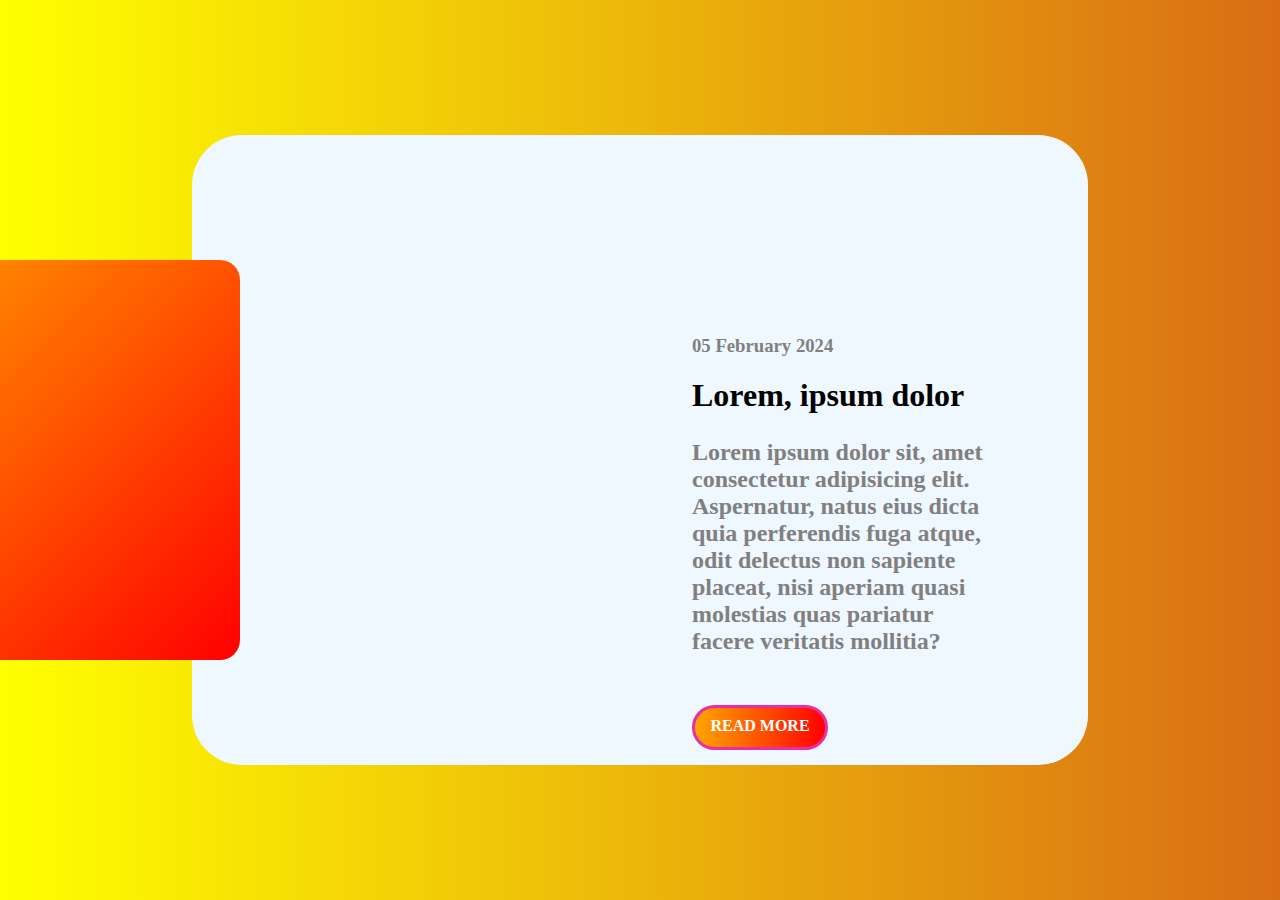
<file: PROJ2.html>
<!DOCTYPE html>
<html lang="en">
  <head>
    <meta charset="UTF-8" />
    <meta name="viewport" content="width=device-width, initial-scale=1.0" />
    <title>Document</title>
    <style>

    *{
        margin: 0;
        padding: 0;
    }

      body {
        background-image: linear-gradient(to right, yellow, hwb(27 8% 15%));
        display: flex;
        justify-content: center;
        align-items: center;
        height: 100vh;
        width: 100vw;
      }

      .container {
        height: 70vh;
        width: 70vw;
        background-color: aliceblue;
        border-radius: 50px;
        position: absolute;
        z-index: 1;
      }

      .z{
        height: 400px;
        width: 400px;
        background-image: linear-gradient(to bottom right, orange,red);
        border-radius: 20px;
        left: 100px;
        position: relative;
        left:-600px;
        top: 10px;
        z-index: 3;

      }

      h3{
        margin-left: 500px;
        margin-top: 200px;
        color: grey;
      }

      h1{
        margin-left: 500px;
        margin-top: 20px;
      }

      h2{
        margin-left: 500px;
        margin-top: 25px;
        color: grey;
        margin-right: 100px;
      }
      h4{
            text-align: center;
            justify-content: center;
            padding-top:9px;
            margin:50px 500px;
            width: 130px;
            height: 30px;
            border: 3px solid rgb(232, 45, 166);
            color: white;
            background-image: linear-gradient(to right, orange,red);
            border-radius: 40px;
      }
    </style>
  </head>
  <body>
    <div class="container">
        <h3>05 February 2024</h3>
        <h1>Lorem, ipsum dolor</h1>
        
        <h2>Lorem ipsum dolor sit, amet consectetur adipisicing elit. Aspernatur, natus eius dicta quia perferendis fuga atque, odit delectus non sapiente placeat, nisi aperiam quasi molestias quas pariatur facere veritatis mollitia?</h2>
        <h4>READ MORE</h4>
    </div>
    <div class="z"></div>
  </body>
</html>
</file>
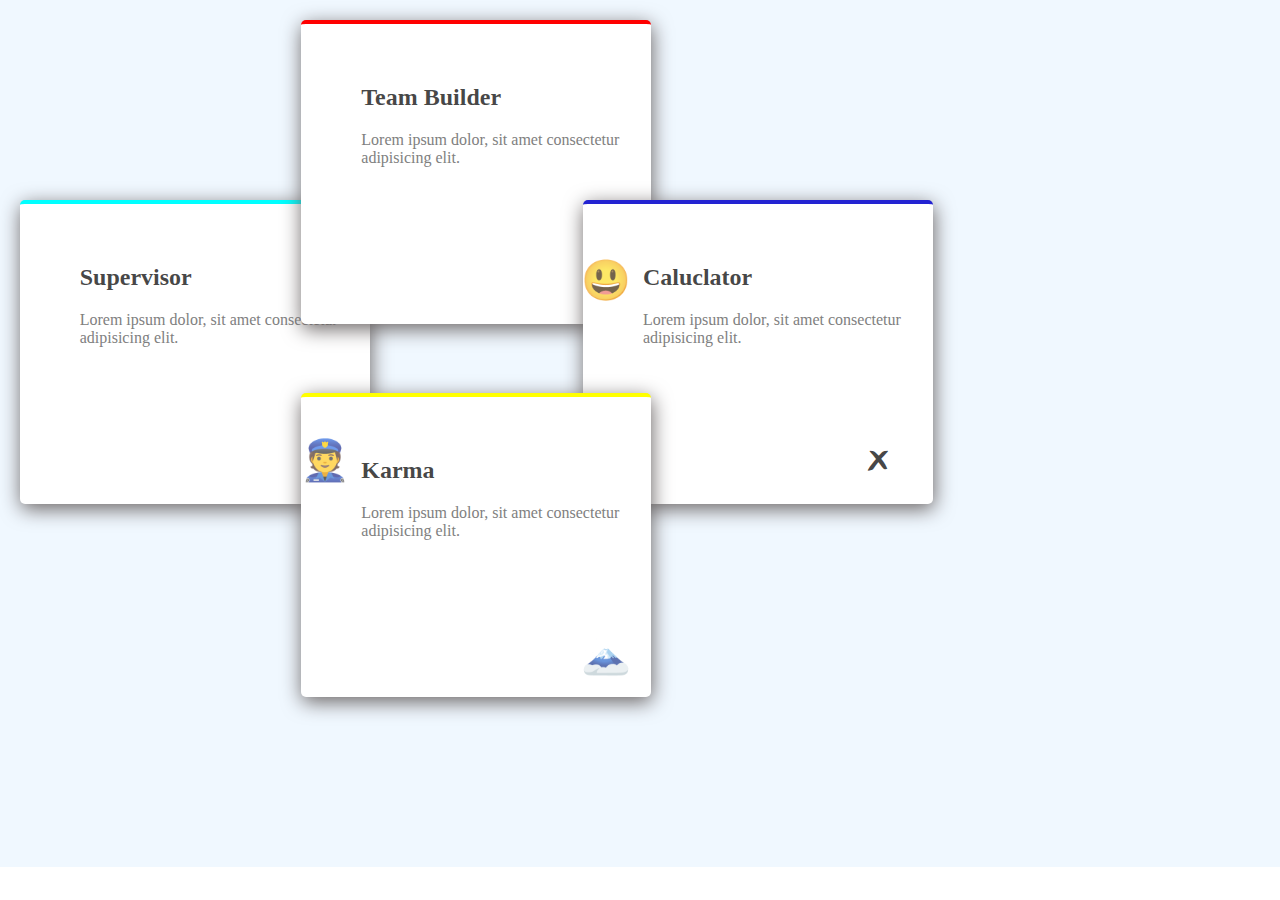
<file: PROJ3.html>
<!DOCTYPE html>
<html lang="en">
<head>
    <meta charset="UTF-8">
    <meta name="viewport" content="width=device-width, initial-scale=1.0">
    <title>Document</title>
    <style>
        *{
            padding: 0;
            margin: 0;
        }
        body{
            align-content: center;
            justify-content: center;
        }
        .boiler{
            background-color: aliceblue;
            display: grid;
            grid-template-rows: 43% 43%;
            grid-template-columns: 22% 22% 22%;
        }

        .box{
            height: 300px;
            width: 300px;
            background-color: white;
            box-shadow: 1px 5px 20px 0px rgb(106, 100, 100);
            color: rgba(0, 0, 0, 0.733);
            padding-left: 50px;
            margin: 7% 7%;

        }

        .box1{
            margin-top: 200px;
            border-top: 4px solid cyan;
            border-radius: 5px;
        }

        .box2{
            border-top: 4px solid red;
            border-radius: 5px;

        }

        .box3{
            border-top: 4px solid rgb(35, 35, 210);
            border-radius: 5px;
            margin-top: 200px;

        }

        .box4{
            border-top: 4px solid yellow;
            border-radius: 5px;
            grid-row: 2/3;
            grid-column: 2/3;
        }

        .box > h2{
            margin-left: 10px;
            margin-top: 60px;
        }

        .box>p{
            color: grey;
            margin-top: 20px;
            margin-left: 10px;
        }

        .emoji{
            display: inline-block;
            top: 90px;
            left: 230px;
            
            position: relative;
            font-size: 40px;
        }

    </style>
</head>
<body>
    <div class="boiler">
        <div class="box box1"><h2>Supervisor</h2>
        <p>
            Lorem ipsum dolor, sit amet consectetur adipisicing elit.
            <div class="emoji">	&#128110;</div>
        </p>
    </div>
        <div class="box box2"><h2>Team Builder</h2>
        <p>Lorem ipsum dolor, sit amet consectetur adipisicing elit.</p>
        <div class="emoji">	&#128515;</div>
    </div>
        <div class="box box3">
        <h2>Caluclator</h2>
        <p>Lorem ipsum dolor, sit amet consectetur adipisicing elit.</p>
        <div class="emoji">	&#128502;</div>
    </div>
        <div class="box box4"><h2>Karma</h2>
        <p>Lorem ipsum dolor, sit amet consectetur adipisicing elit.</p>
        <div class="emoji">	&#128507;</div>
    </div>
    </div>
</body>
</html>
</file>
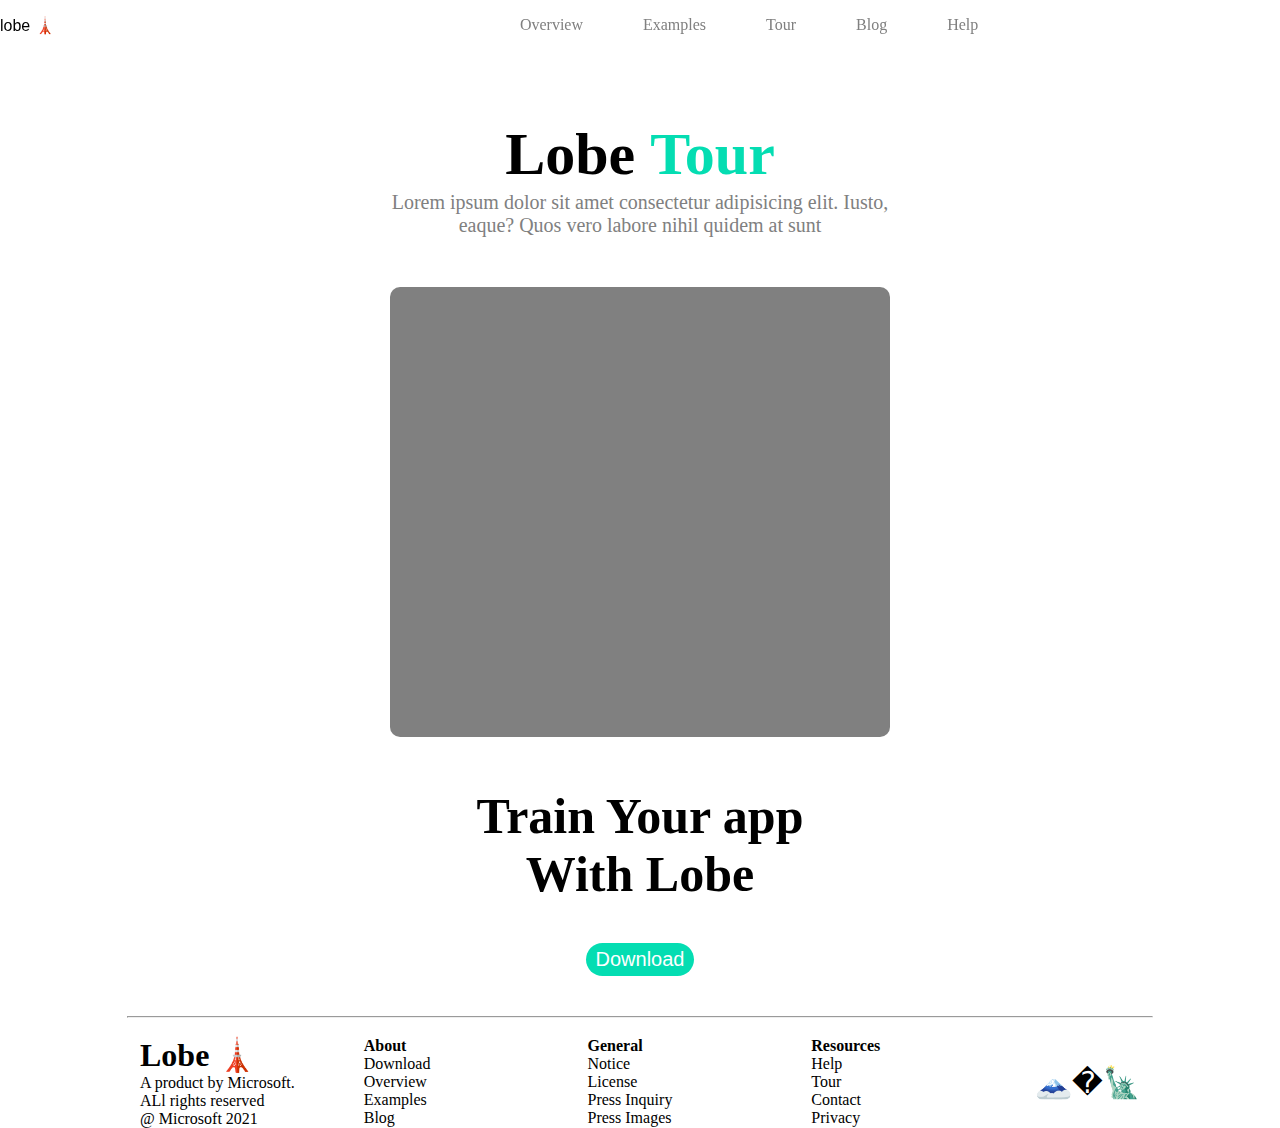
<file: PROJ4.html>
<!DOCTYPE html>
<html lang="en">
  <head>
    <meta charset="UTF-8" />
    <meta name="viewport" content="width=device-width, initial-scale=1.0" />
    <title>Document</title>
    <style>
      * {
        margin: 0;
        padding: 0;
      }
      header{
        width: 100%;
      }
      nav {
        display: flex;
        align-items: center;
        justify-content:sp;
        position: relative;
        position: sticky;
        top: 0px;
        height: 50px;
      }

      .items {
        margin: 0px 30px;
        color: grey;
      }
      .items:hover {
        margin: 0px 30px;
        color: black;
      }

      .btn {
        background-color: #04ddb2;
        border-radius: 50px;
        padding: 5px 10px;
        color: white;
        margin-left: 00px;
        position: relative;
        right: -550px;
      }

      .cmp {
        color: black;
        font-family: "Gill Sans", "Gill Sans MT", Calibri, "Trebuchet MS",
          sans-serif;
        position: relative;
        display: flex;
        align-items:start
      }

      .boiler {
        font-size: 60px;
        text-align: center;
        justify-content: center;
        margin-top: 70px;
      }

      .text {
        font-size: 20px;
        color: grey;
        margin: 2px auto;
        max-width: 500px;
      }

      .vdo {
        display: flex;
        align-items: center;
        justify-content: center;
        position: relative;
        margin-top: 50px;
        background-color: grey;
        margin: 50px auto;
        height: 450px;
        border-radius: 10px;
        max-width: 500px;
    
      }

      iframe {
        border-radius: 10px;
        width: 100%;
      }

      .dis > h1 {
        font-size: 50px;
        display: flex;
        justify-content: center;
        margin: 5px auto;
        width: 400px;
      }

      .dis > button{
        font-size: 20px;
        margin: 2px auto;
    }

        .f5 >p{
            font-size: 30px;
        }

      hr {
        width: 80vw;
        margin: auto;
      }

      footer{
        display: flex;
        width: 100%;
        justify-content: center;
        align-items: center;
        max-width: 1000px;
        margin: 0px auto;
      }
      .f{
        flex: 1;
      }

      ul{
        list-style: none;
      }

    </style>
  </head>
  <body>
      <header>
          <nav>
              <div class="cmp" style="margin-right: 34vw;">lobe &#128508;</div>
              <div class="items">Overview</div>
              <div class="items">Examples</div>
              <div class="items">Tour</div>
              <div class="items">Blog</div>
              <div class="items">Help</div>
              <div class="btn" style="margin-left: 170px;">Download</div>
            </nav>
        </header>
      <main>
        <div class="boiler">
          <span class="s1"><b>Lobe</b></span>
          <span class="s2" style="color: #04ddb2;"><b>Tour</b></span>
          <div class="text">
            Lorem ipsum dolor sit amet consectetur adipisicing elit. Iusto,
            eaque? Quos vero labore nihil quidem at sunt
          </div>
        </div>
        <div class="vdo">
          <iframe
            width="760"
            height="415"
            src="https://www.youtube.com/embed/L7kF4MXXCoA?si=u7X5GCGQ5ct3GJMN"
            title="YouTube video player"
            frameborder="0"
            allow="accelerometer; autoplay; clipboard-write; encrypted-media; gyroscope; picture-in-picture; web-share"
            allowfullscreen
          ></iframe>
        </div>
        <div class="dis">
          <h1 style="display: flex;text-align: center;">Train Your app With Lobe</h1>
          <button style="display: flex; background-color: #04ddb2; border-radius: 40px;font-size: 20px; padding: 5px 10px; color: white;border: 0px; margin: 40px auto;">Download</button>
          <hr />
          <br />
        </div>
      </main>
      <footer>
        <div class="f f1">
            <h1>
                Lobe &#128508;
            </h1>
            <p>A product by Microsoft.</p>
            <p>ALl rights reserved</p>
            <p>@ Microsoft 2021</p>
        </div>
        <div class=" f f2">
           <h4>About</h4>
             <ul>
                <li>Download</li>
                <li>Overview</li>
                <li>Examples</li>
                <li>Blog</li>
            </ul>
        </div>
        <div class="f3 f">
            <h4>General</h4>
            <ul>
                <li>Notice</li>
                <li>License</li>
                <li>Press Inquiry</li>
                <li>Press Images</li>
            </ul>
        </div>
        <div class=" f f4">
            <h4>Resources</h4>
            <ul>
                <li>Help</li>
                <li>Tour</li>
                <li>Contact</li>
                <li>Privacy</li>
            </ul>
        </div>
        <div class="f5" style="display: flex; justify-content: space-between; align-items: normal;">
            <p>	&#128507; <p>
              &#1285078;
            </p>
            <p>
              &#128509;
            </p> </p>
           
        </div>
      </footer>
  </body>
</html>
</file>
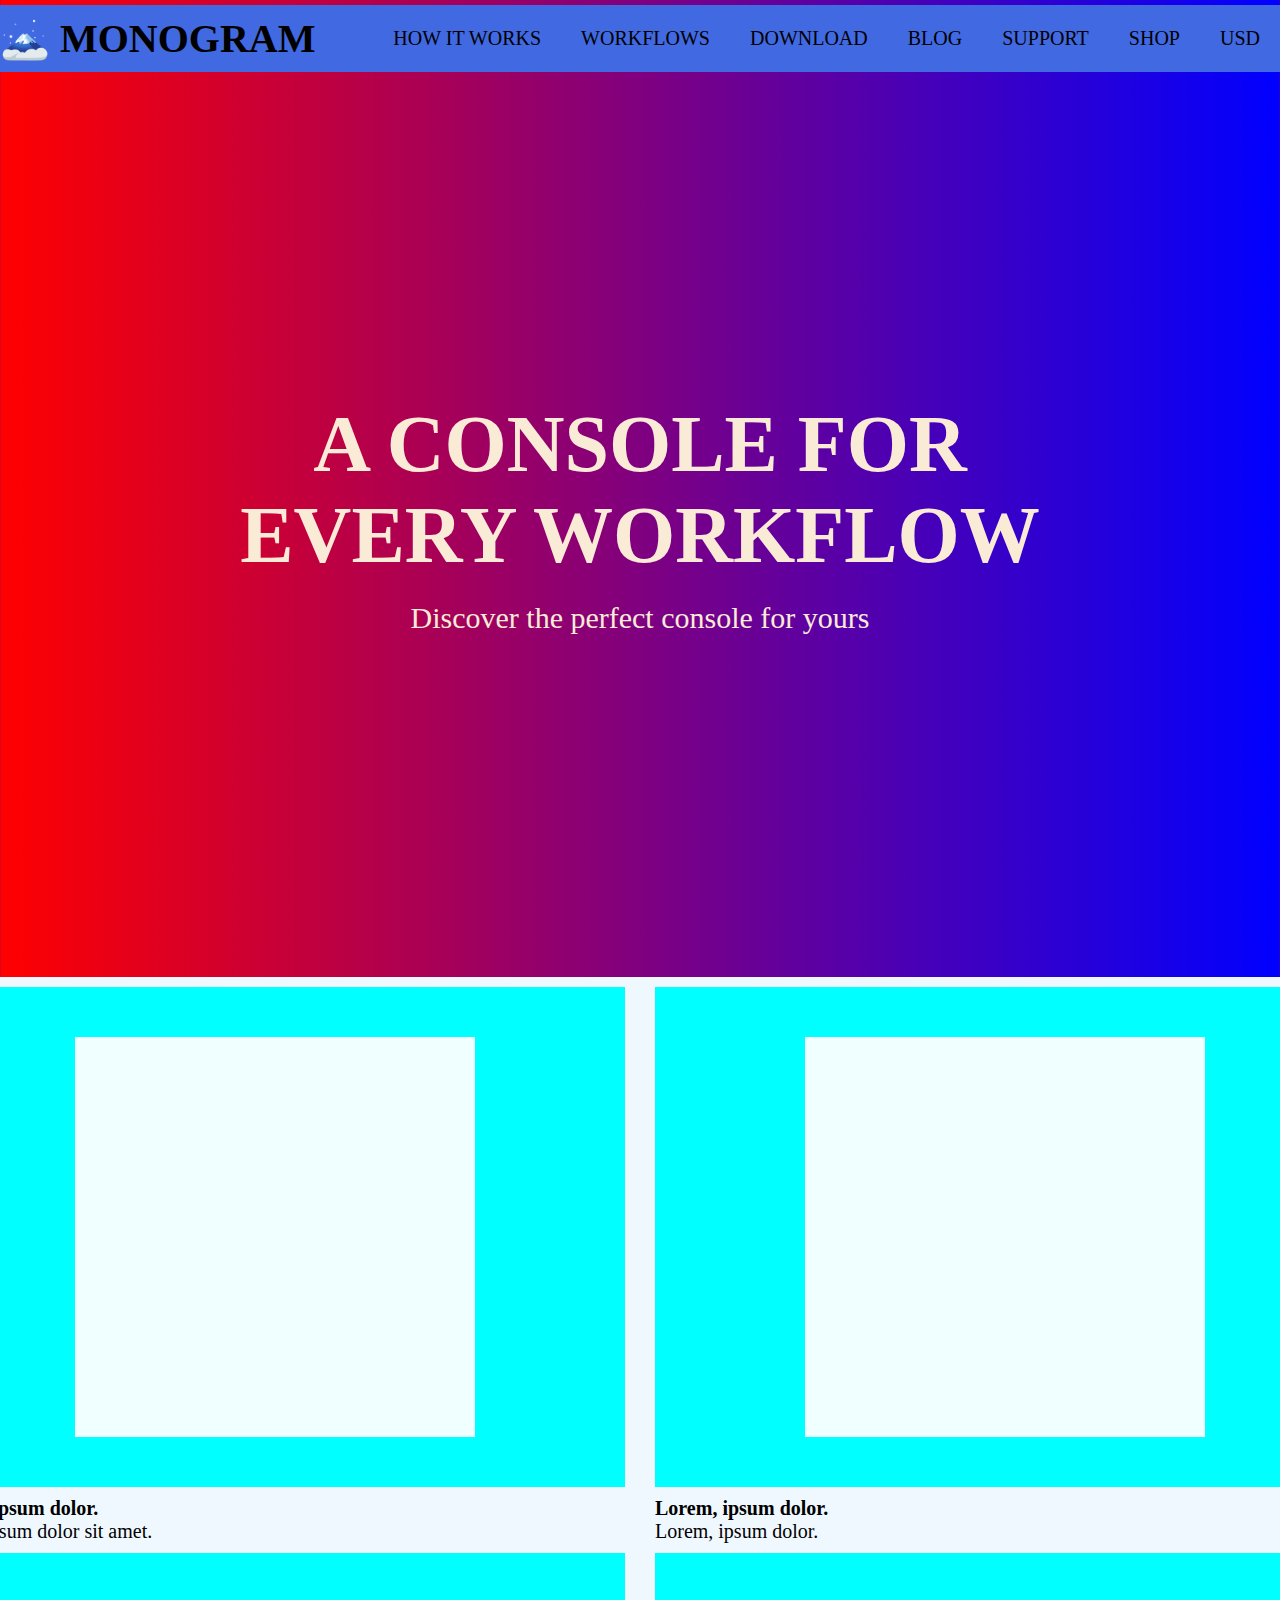
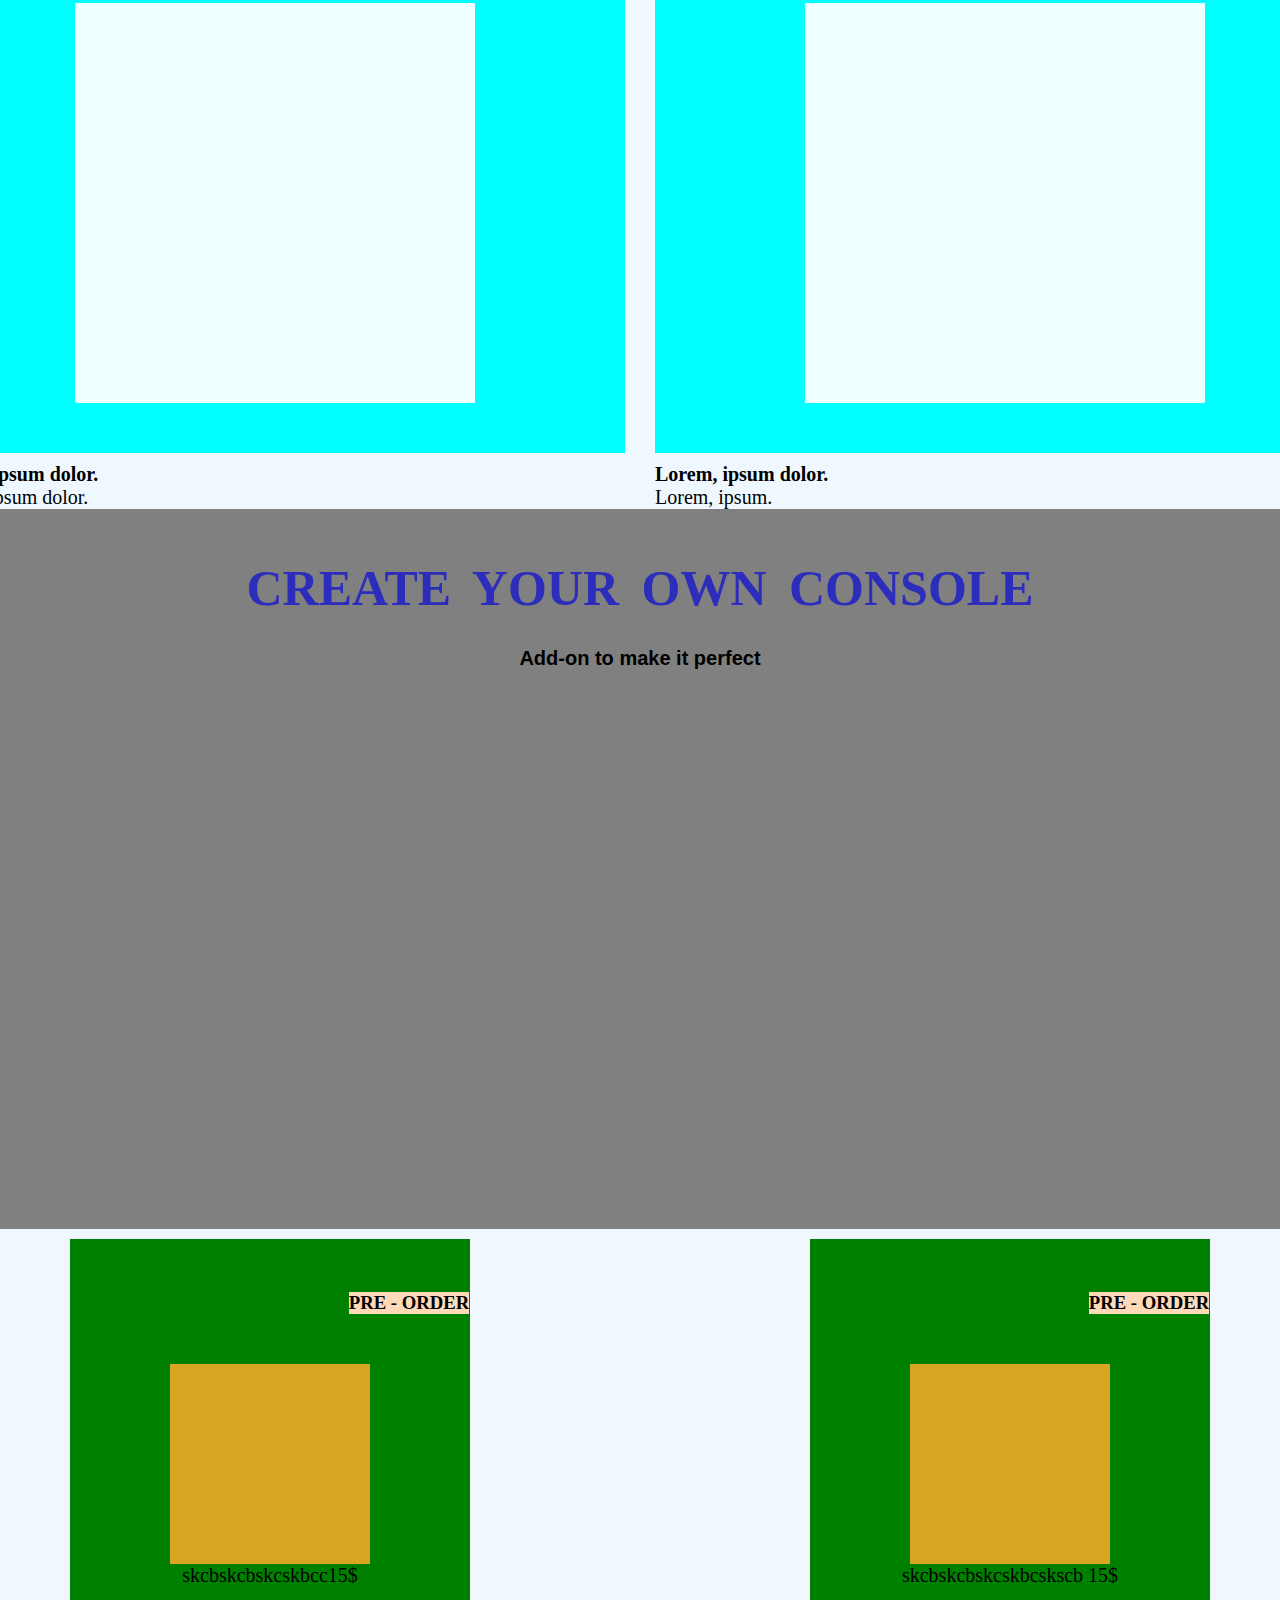
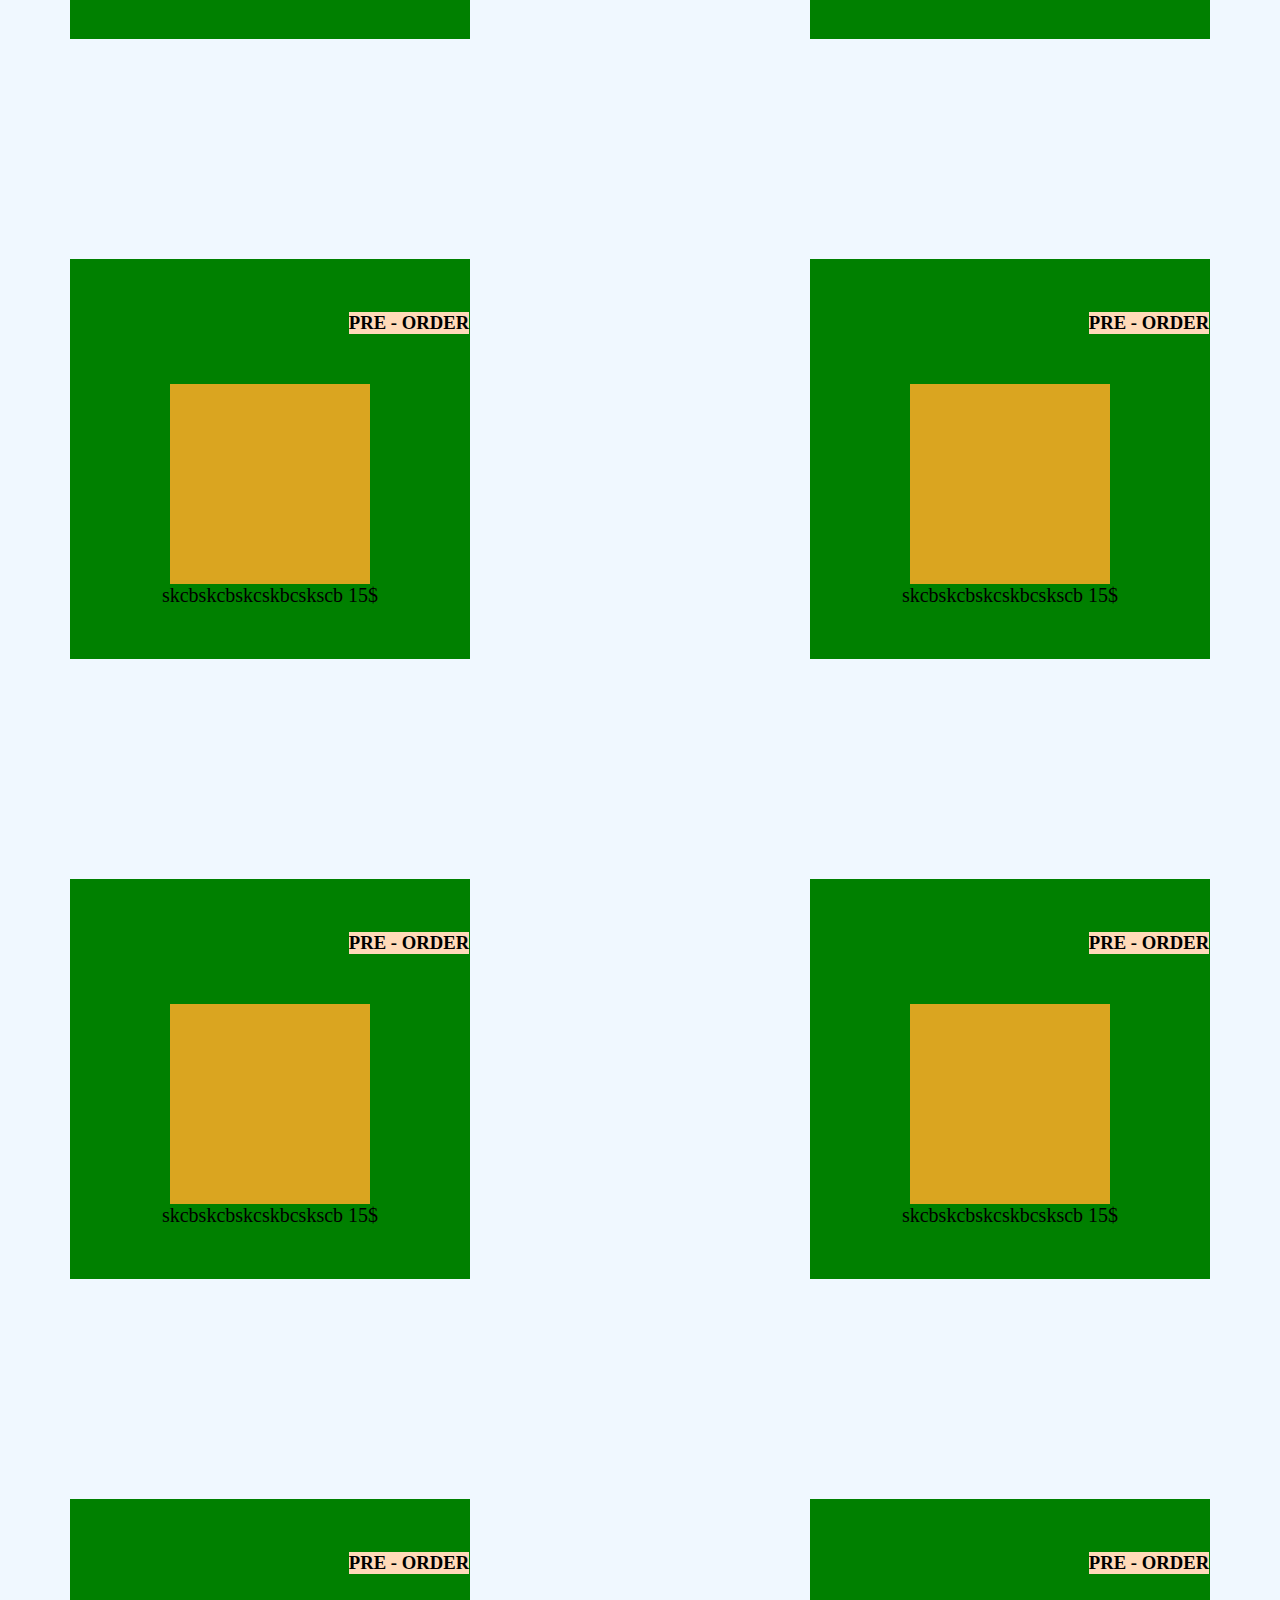
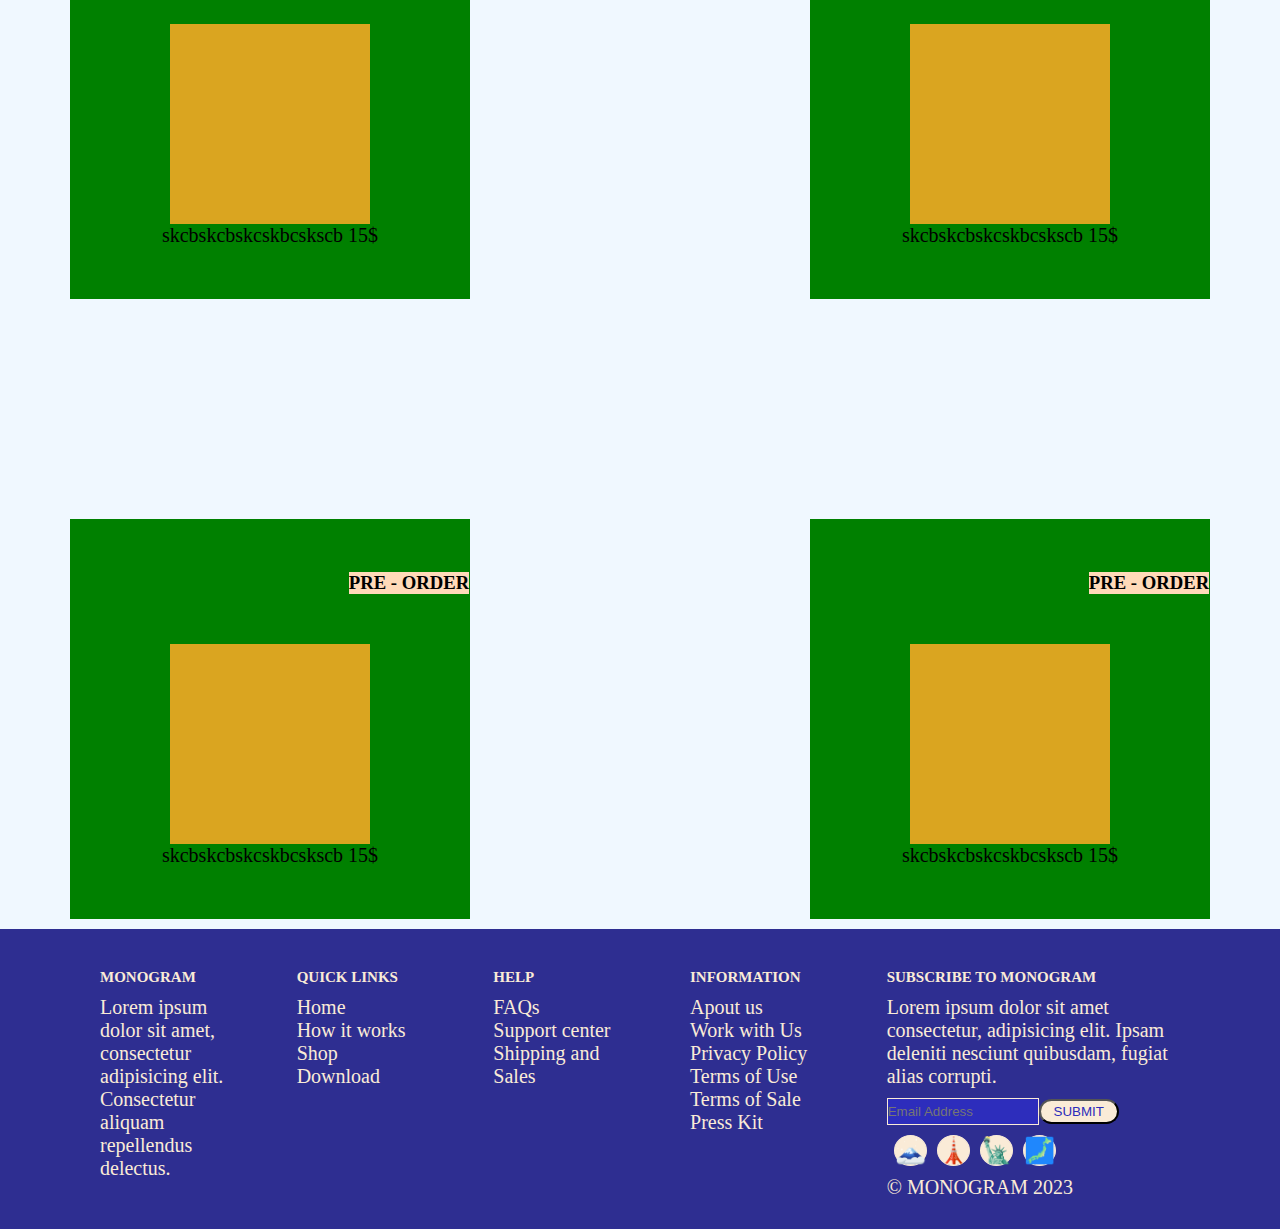
<file: PROJ5.html>
<!DOCTYPE html>
<html lang="en">
  <head>
    <meta charset="UTF-8" />
    <meta name="viewport" content="width=device-width, initial-scale=1.0" />
    <title>Document</title>
  <style>
    * {
  margin: 0;
  padding: 0;
}
.cmp {
  display: flex;
  align-items: center;
  justify-content: space-between;
  background-color: royalblue;
  margin: 5px 0px;
  position: sticky;
  top: 5px;
}

ul {
  display: flex;
  list-style: none;
}

ul > li {
  margin: 10px 20px;
  font-size: 20px;
  position: relative;
}
.cmp > h4 {
  font-size: 40px;
  margin: 10px 0px;
}

body {
  background-image: linear-gradient(to right, red, blue);
}

.s1 {
  display: flex;
  flex-direction: column;
  justify-content: center;
  align-items: center;
}
.s1 > h1 {
  display: flex;
  justify-content: center;
  text-align: center;
  color: antiquewhite;
  max-width: 800px;
  font-size: 80px;
  max-height: 500px;
}

.s1 > p {
  font-size: 30px;
  color: antiquewhite;
  padding: 20px;
}

.c1 {
  margin: 10px auto;
  background-color: green;
}

.m1 {
  background-color: aliceblue;
  display: flex;
  gap: 30px;
  justify-content: center;
  align-items: center;
}

.c1 {
  height: 500px;
  width: 700px;
  background-color: greenyellow;
  display: flex;
  justify-content: center;
  align-items: center;
}

h6 {
  font-size: 20px;
}

p {
  font-size: 20px;
}

.p4 {
    background-color: aliceblue;
    display: flex;
    gap:200px;
    justify-content: space-around;
    flex-wrap: wrap;
}

.itemss{
    background-color: green;
    height: 400px;
    width: 400px;
    margin: 10px auto;
    display: flex;
    justify-content: center;
    align-items: center;
    flex-direction: column;
}

.p4 > .itemss > p{
    font-size: 20px;
    
}

.last{
    display: flex;
    gap: 50px;
    justify-content:space-around;
    padding: 30px 100px;
}

.ft{
    width: 250px;
    color: antiquewhite;
}

.last .ft h3{
    font-size: 15px;
    margin: 10px 0px;
}


.ft5{
    width: 500px;
}

form{
    margin: 10px 0;
}

.images{
    display: inline-block;

}

.i1{
    font-size: 25px;
    margin: auto 5px;
    background-color: antiquewhite;
    border-radius: 50%;
    border: 1px solid antiquewhite;
}

.p4 > .itemss > h3{
    background: peachpuff;
    margin-left: 278px;
    margin-bottom: 50px;
}
  </style>
  </head>
  <body>
    <header>
      <nav>
        <div class="cmp">
          <h4>
            &#128507; MONOGRAM
          </h4>
          <ul>
            <li>HOW IT WORKS</li>
            <li>WORKFLOWS</li>
            <li>DOWNLOAD</li>
            <li>BLOG</li>
            <li>SUPPORT</li>
            <li>SHOP</li>
            <li>USD</li>
          </ul>
        </div>
      </nav>
    </header>
    <main>
      <section
        style="
          height: 100vh;
          display: flex;
          justify-content: center;
          align-items: center;
        "
      >
        <div class="s1">
          <h1>A CONSOLE FOR EVERY WORKFLOW</h1>
          <p>Discover the perfect console for yours</p>
        </div>
      </section>
      <section>
        <div class="m1">
          <div class="mp1">
            <div style="background-color: aqua;" class="c1">
              <div
                class="pro1"
                style="height: 400px; width: 400px; background-color: azure;"
              ></div>
            </div>
            <h6>Lorem, ipsum dolor.</h6>
            <p>Lorem ipsum dolor sit amet.</p>
            <div style="background-color: aqua;" class="c1">
              <div
                class="pro1"
                style="height: 400px; width: 400px; background-color: azure;"
              ></div>
            </div>
            <h6>Lorem, ipsum dolor.</h6>
            <p>Lorem, ipsum dolor.</p>
          </div>
          <div class="mp2">
            <div style="background-color: aqua;" class="c1">
              <div
                class="pro1"
                style="height: 400px; width: 400px; background-color: azure;"
              ></div>
            </div>

            <h6>Lorem, ipsum dolor.</h6>
            <p>Lorem, ipsum dolor.</p>
            <div class="c1" style="background-color: aqua;">
              <div
                style="height: 400px; width: 400px; background-color: azure;"
              ></div>
            </div>
            <h6>Lorem, ipsum dolor.</h6>
            <p>Lorem, ipsum.</p>
          </div>
        </div>
      </section>
      <section>
        <div class="p3" style="height: 80vh; background-color: grey;">
          <div
            class="center"
            style="display: flex; flex-direction: column; align-items: center;"
          >
            <h1
              style="
                margin: 50px;
                font-size: 50px;
                word-spacing: 10px;
                color: rgb(45, 45, 188);
              "
            >
              CREATE YOUR OWN CONSOLE
            </h1>
            <h2
              style="
                font-size: 20px;
                font-family: 'Lucida Sans', 'Lucida Sans Regular',
                  'Lucida Grande', 'Lucida Sans Unicode', Geneva, Verdana,
                  sans-serif;
                margin-top: -20px;
              "
            >
              Add-on to make it perfect
            </h2>
        </div>
      </section>
      <section>
        <div class="p4">
          <div class="itemss" ><h3>PRE - ORDER</h3><div style="background-color: goldenrod; height: 200px ; width: 200px;"></div ><div style="display: flex; justify-content: space-between;">

            <p>skcbskcbskcskbcc</p> <p>15$</p></div>
          </div>
          <div class="itemss"><h3>PRE - ORDER</h3><div style="background-color: goldenrod; height: 200px ; width: 200px;"></div><div>

            <p>skcbskcbskcskbcskscb        15$ </p></div>
          </div>
            <div class="itemss"><h3>PRE - ORDER</h3><div style="background-color: goldenrod; height: 200px ; width: 200px;"></div><div>
              <p>skcbskcbskcskbcskscb        15$ </p></div>
            </div>
          <div class="itemss"><h3>PRE - ORDER</h3><div style="background-color: goldenrod; height: 200px ; width: 200px;"></div><div>

            <p>skcbskcbskcskbcskscb        15$ </p></div>
          </div>
          <div class="itemss"><h3>PRE - ORDER</h3><div style="background-color: goldenrod; height: 200px ; width: 200px;"></div><div>

            <p>skcbskcbskcskbcskscb        15$ </p></div>
          </div>
          <div class="itemss"><h3>PRE - ORDER</h3><div style="background-color: goldenrod; height: 200px ; width: 200px;"></div> <div>

            <p>skcbskcbskcskbcskscb        15$ </p></div>
          </div>
          <div class="itemss"><h3>PRE - ORDER</h3><div style="background-color: goldenrod; height: 200px ; width: 200px;"></div><div>
            
            <p>skcbskcbskcskbcskscb        15$ </p></div>
          </div>
          <div class="itemss"><h3>PRE - ORDER</h3><div style="background-color: goldenrod; height: 200px ; width: 200px;"></div><div>

            <p>skcbskcbskcskbcskscb        15$ </p></div>
          </div>
          <div class="itemss"><h3>PRE - ORDER</h3><div style="background-color: goldenrod; height: 200px ; width: 200px;"></div><div>

            <p>skcbskcbskcskbcskscb        15$ </p></div>
          </div>
          <div class="itemss"><h3>PRE - ORDER</h3><div style="background-color: goldenrod; height: 200px ; width: 200px;"></div><div>

            <p>skcbskcbskcskbcskscb        15$ </p></div>
          </div>
        </div>
      </section>
    </main>
    <footer>
      <div class="last" style="background-color: rgb(46, 46, 145);">
        <div class="ft">
          <h3>MONOGRAM</h3>
          <p>Lorem ipsum dolor sit amet, consectetur adipisicing elit. Consectetur aliquam repellendus delectus.</p>
        </div>
        <div class="ft">
          <h3>QUICK LINKS</h3>
          <p>Home</p>
          <p>How it works</p>
          <p>Shop</p>
          <p>Download</p>
        </div>
        <div class="ft">
          <h3>HELP</h3>
          <p>FAQs</p>
          <p>Support center</p>
          <p>Shipping and Sales</p>
        </div>
        <div class="ft">
          <h3>INFORMATION</h3>
          <p>Apout us</p>
          <p>Work with Us</p>
          <p>Privacy Policy</p>
          <p>Terms of Use</p>
          <p>Terms of Sale</p>
          <p>Press Kit</p>
        </div>
        <div class="ft ft5">
          <h3>SUBSCRIBE TO MONOGRAM</h3>
          <p>Lorem ipsum dolor sit amet consectetur, adipisicing elit. Ipsam deleniti nesciunt quibusdam, fugiat alias corrupti.</p>
          <form action="post">
           <input type="email" name="email" id="email" style="width: 150px; height: 25px;background-color: rgb(45, 45, 188); border: 1px solid antiquewhite; color: antiquewhite; " placeholder="Email Address"><button type="submit" style="color: rgb(44, 44, 186); background-color:antiquewhite; border-radius: 20px; width: 80px; height: 25px;">SUBMIT</button>
          </form>
          <div class="images" style="margin: 10px 2px;display: flex;">
           <div class="i1">&#128507;	</div> 
           <div class="i1">&#128508;	</div> 
           <div class="i1">&#128509;	</div> 
           <div class="i1">&#128510;	</div> 

          </div>
          <p style="margin-top: 10px;">&copy; MONOGRAM 2023</p>
        </div>
      </div>
    </footer>
  </body>
</html>
</file>
<file: style.css>
* {
  padding: 0;
  margin: 0;
}

h1 {
  color: green;
}

p {
  color: red;
}/*# sourceMappingURL=style.css.map */
</file>
<file: figma.css>
* {
  padding: 0;
  margin: 0;
}

body{


  font-family: "Inter", sans-serif;
  font-optical-sizing: auto;
  font-style: normal;
  font-variation-settings:
    "slnt" 0;
    background-color: #EFFBFF;
}

img {
  max-width: 100%;
  height: auto;
  object-fit: contain;
}

.container {
  max-width: 100vw;
}

.navbar {
  display: flex;
  justify-content: space-between;
  /* width: 100%; */
}

header {
  padding-top: 20px;
  position: absolute;
  width: calc(100% - 5.55% - 5.55%);
  padding-left: 5.55%;
  padding-right: 5.55%;
}


header .navbar-buttons {
  display: flex;
  gap: 24px;
  list-style: none;
  text-decoration: none;
  margin: 10px;
}

.menu{
  display: none;

}


header .contactus {
  text-decoration: none;
  width: 134px;
  height: 40px;
  display: flex;
  justify-content: center;
  align-items: center;
  border-radius: 4px;
  background: var(--Blue-100, #3874f4);
  color: #fff;

  /* Body/B2 */
  font-family: Inter;
  font-size: 16px;
  font-style: normal;
  font-weight: 500;
  line-height: 30px; /* 187.5% */
}

.foot {
  display: flex;
  justify-content: space-between;
  margin-top: 96px;
  margin: 0 5.55%;
}

.footerleft {
  display: flex;
  flex-direction: row;
  width: 155px;
  gap: 17px;
  align-items: center;
  height: 50px;
}

.foot h2{
  width: 100px;
}

.footerright {
  list-style: none;
  display: flex;
  gap: 50px;
  align-items: center;
}

footer .footerright .btn {
  height: 30px;
  display: flex;
  padding: 10px 0 ;
  justify-content: center;
  align-items: center;
}
/* 
.footerhide{
  display: none;
} */

hr {
  width: 88.88%;
  margin: 0 auto;
  margin-top: 38px;
  opacity: 0.2;
  background: #8140F7;;
}

.lastdiv {
  display: flex;
  justify-content: space-between;
  margin-top: 48px;
  margin-bottom: 33px;
  margin: 50px 5.55%;
}

.lastdivl {
  display: flex;
  align-items: center;
  gap: 16px;
}

.lastdiv > p {
  color: var(--Gray-100, #767d90);
  text-align: right;

  /* Body/B4 */
  font-family: Inter;
  font-size: 14px;
  font-style: normal;
  font-weight: 500;
  line-height: 24px; /* 171.429% */
}


.lastdivr {
  display: flex;
  align-items: center;
}
/* main tag */

.lastdiv p{
  display: flex;
  justify-content: center;
}

.preview {
  height: 100vh;
  display: flex;
  align-items: center;
  justify-content: center;
}

.m1 {
  margin: 0 auto;
  max-width: 800px;
}

.m1 > p {
  color: var(--Gray-100, #767d90);
  text-align: center;
  max-width: 550px;
  margin: 0 auto;
  margin-top: 42px;
  /* Body/B2 */
  font-family: Inter;
  font-size: 16px;
  font-style: normal;
  font-weight: 500;
  line-height: 30px; /* 187.5% */
}

.m1 .black {
  color: var(--Gray-200, #18181b);
  font-family: "Clash Display";
  font-size: 64px;
  font-style: normal;
  font-weight: 600;
  line-height: 80px;
}

.m1 h1 {
  color: var(--Gray-100, #767d90);
  text-align: center;
  font-family: "Clash Display";
  font-size: 64px;
  font-style: normal;
  font-weight: 600;
  line-height: 80px; /* 125% */
}

.m1 .color {
  background: var(
    --Gradient-G1,
    linear-gradient(92deg, #3b97ec 0.67%, #7815f6 112.55%)
  );
  background-clip: text;
  -webkit-background-clip: text;
  -webkit-text-fill-color: transparent;
}

.m2 {
  display: flex;
  overflow: hidden;
}

.m22{
  width: 88.88%;
}

.m2l{
  padding-left: 5.55%;
  width: 415px
  
}

.m2l > h1 {
  font-family: Inter;
  font-size: clamp(32px,5vw,64px);
  font-style: normal;
  font-weight: 600;
  line-height: 118.75%;
  width: 200%;

  background: var(
    --Gradient-G1,
    linear-gradient(92deg, #3b97ec 0.67%, #7815f6 112.55%)
  );
  background-clip: text;
  -webkit-background-clip: text;
  -webkit-text-fill-color: transparent;
}

.m2l > p {
  display: flex;
  flex-direction: column;
  justify-content: center;
  flex-shrink: 0;
  color: var(--Gray-100, #767d90);

  /* Body/B2 */
  font-family: Inter;
  font-size: 16px;
  font-style: normal;
  font-weight: 500;
  line-height: 30px; /* 187.5% */
}

.m2l > button {
  display: flex;
  justify-content: center;
  align-items: center;
  width: 100px;
  border-radius: 4px;
  background: var(--Blue-100, #3874f4);
  border: none;
  color: #fff;

  /* Body/B2 */
  font-family: Inter;
  font-size: 16px;
  font-style: normal;
  font-weight: 500;
  line-height: 30px; /* 187.5% */
}

.m2r {
  display: flex;
  padding-right: 5.55%;
}

.m2rr {
  padding: 16px;
  width: 335px;
}

.m2rr > h6 {
  color: var(--Gray-200, #18181b);

  /* Body/B1 */
  font-family: Inter;
  font-size: 20px;
  font-style: normal;
  font-weight: 600;
  line-height: 32px; /* 160% */
}

.m2rr > p {
  color: var(--Gray-100, #767d90);
  font-family: Inter;
  font-size: 16px;
  font-style: normal;
  font-weight: 500;
  line-height: 22.5px; /* 140.625% */
}

.m3 {
  margin-top: 179px;
  width: (100% - 5.55% - 14.93%);
  margin-left: 5.55%;
  margin-right: 14.93%;

}

.m3 > p {
  color: var(--Gray-100, #767d90);

  /* Body/B2 */
  font-family: Inter;
  font-size: 16px;
  font-style: normal;
  font-weight: 500;
  line-height: 30px; /* 187.5% */
}

.m3 > h2 {
  color: var(--Gray-300, #212529);

  /* Heading/H2 */
  font-family: "Clash Display";
  font-size: clamp(32px,5vw,48px);
  font-style: normal;
  font-weight: 600;
  line-height:  133.333%; 
  letter-spacing: 1px;
}

.m4 {
  margin-top: 223px;
  display: flex;
  margin: 0 auto;
  flex-direction: column;
  gap: 30px;
  justify-content: center;
  align-items: center;
  width: 62.5% ;
  margin-top: 231px;
}

.m44{
  margin: 269px auto;
  width: 100%;
}

.m4 .h11 {
  color: var(--Gray-200, #18181b);

  /* Heading/H4 */
  font-family: Inter;
  font-size: clamp(32px,5vw,36px);
  font-style: normal;
  font-weight: 600;
  line-height:  133.333%;
  width: 100;
  display: flex;
  
  justify-content: center;
}

.m4 .color {
  background: linear-gradient(91deg, #3b97ec 62.7%, #7815f6 96.59%);
  background-clip: text;
  -webkit-background-clip: text;
  -webkit-text-fill-color: transparent;

  /* Heading/H4 */
  font-family: Inter;
  font-size: clamp(32px,5vw,36px);
  font-style: normal;
  font-weight: 600;
  line-height: 133.333%;
}

.m4 .imglist {
  display: flex;
  flex-wrap: wrap;
  justify-content: center;
  margin: 0 0px;
  width: 87.7%;
}

.m4 .imglist img{
  width: 15%;
  max-width: 110px;
  height: auto;
  
}

.m51{
  margin-top: 40px;
  display: flex;
  justify-content: space-around;
  padding: 10px auto;
  margin: 20px 56px;

}

.m51-left {

  display: flex;
  box-sizing: border-box;
  margin: 0 auto;
  padding: 12px 16px 32px 16px;
  width: 70.53%;
  flex-direction: column;
  align-items: flex-start;
  gap: 16px;
  border-radius: 16px;
  background: linear-gradient(
    213deg,
    rgba(239, 251, 255, 0.5) 17.97%,
    rgba(208, 224, 229, 0.5) 99.83%
  );
}

.m51-left p {
  color: var(--Gray-100, #767d90);

  /* Body/B2 */
  font-family: Inter;
  font-size: 16px;
  font-style: normal;
  font-weight: 500;
  line-height: 30px; /* 187.5% */
}

.m51-left h6 {
  color: var(--Gray-300, #212529);

  /* Heading/H3 */
  font-family: "Clash Display";
  font-size: 32px;
  font-style: normal;
  font-weight: 600;
  line-height: 44px; /* 137.5% */
}

.hide{
  display: none;
}

.m5{
  display: flex;
  flex-direction: column;
}

.m6 h6{
  color: var(--Gray-200, #18181B);
text-align: center;

/* Heading/H4 */
font-family: Inter;
font-size: 36px;
font-style: normal;
font-weight: 600;
line-height: 48px; /* 133.333% */
}

.m6 h6 span{
  background: linear-gradient(269deg, #6341F3 2.16%, #3D92EC 36.35%);
background-clip: text;
-webkit-background-clip: text;
-webkit-text-fill-color: transparent;

/* Heading/H4 */
font-family: Inter;
font-size: 36px;
font-style: normal;
font-weight: 600;
line-height: 48px;
}

.m6{
  margin-top: 271px;  
  width: calc(100% - 5.56% - 5.56%);
  margin-left: 5.55%;
  margin-right: 5.55%;
}

.m6 .m6lower{
  display: flex;
  justify-content: space-between;
  align-items: center;
  gap: 80px;
  margin-top: 100px;
}

.m6 .m6lowl{
  max-width: 37%;
  display: flex;
flex-direction: column;
align-items: flex-start;
gap: 16px;
}

.amd{
  height: 40px;
  display: flex;
  align-items: center;
  color: var(--Blue-100, #3874F4);


/* Body/B2 */
font-size: 16px;
font-style: normal;
font-weight: 500;
line-height: 30px; /* 187.5% */
border-radius: 6px;
display: flex;
align-items: center;
}
}

.m6 .amd .pd p{
  color: var(--Blue-100, #3874F4);


/* Body/B2 */
font-size: 16px;
font-style: normal;
font-weight: 500;
line-height: 30px; /* 187.5% */
border-radius: 6px;
display: flex;
align-items: center;
margin-left: 100px;
}

.pd1{
  position:absolute;
  height: 44px;
  width: 44px;
  border-radius: 38px;
  background: #E3F0F5;
  z-index: -1;
}

.m6 .cv{
  color: var(--Gray-200, #18181B);

/* Heading/H3 */
font-family: "Clash Display";
font-size: 32px;
font-style: normal;
font-weight: 600;
line-height: 44px; /* 137.5% */
}

.m6 .wb{
  color: var(--Gray-100, #767D90);

/* Body/B2 */
font-family: Inter;
font-size: 16px;
font-style: normal;
font-weight: 500;
line-height: 30px; /* 187.5% */
}


@media  (max-width:700px){
  header {
    position: absolute;
    width: calc(100% - 48px);
    padding: 0 24px;
    margin-top: 48px;
  }
  
  header .navbar{
    display: flex;
    justify-content: space-between;
    align-items: center;
  }
  
  header .navbar-buttons {
   display: none;
  }
  
  header .contactus { display: none;
    
  }
 
  header .menu{
    display: flex;
    align-items: center;
    justify-content: center;
  }

/* mainnnnnnnnnnnnnnnnnnnnnnnnnnnnnnnnnnnnnnnnnnnnnnnnnnnnnnnnnnnn*/


.preview {
  height: 100vh;
  display: flex;
  margin: 0 auto;
  align-items: center;
  width: 75.7%;
  padding: 0 24px;
}

.m1 {
  display: flex;
  margin: 0 auto;
  flex-direction: column;
  text-align: center;
  width: 100%;
}

.m1 > p {
  color: var(--Gray-100, #767d90);
  text-align: center;
  max-width: 550px;
  margin: 0 auto;
  margin-top: 42px;
  /* Body/B2 */
  font-family: Inter;
  font-size: 16px;
  font-style: normal;
  font-weight: 500;
  line-height: 30px; /* 187.5% */
}

.m1 .black {
  color: var(--Gray-200, #18181b);
  font-family: "Clash Display";
  font-size: clamp(32px, 5vw,64px);
  font-style: normal;
  font-weight: 600;
  line-height: 125%
}

.m1 h1 {
  color: var(--Gray-100, #767d90);
  text-align: center;
  font-family: "Clash Display";
  font-size: clamp(32px, 5vw,64px);
  font-style: normal;
  font-weight: 600;
  line-height: 125%;
}

.m1 .color {
  background: var(
    --Gradient-G1,
    linear-gradient(92deg, #3b97ec 0.67%, #7815f6 112.55%)
  );
  background-clip: text;
  -webkit-background-clip: text;
  -webkit-text-fill-color: transparent;
}

.m2 {
  display: flex;
  justify-content: space-between;
  flex-direction: column;
  width: c
}



.m2l > h1 {
  display: flex;
  justify-content: start;
  font-size: clamp(32px,5vw,64px);
  font-style: normal;
  font-weight: 600;
  line-height:  118.75%;

  background: var(
    --Gradient-G1,
    linear-gradient(92deg, #3b97ec 0.67%, #7815f6 112.55%)
  );
  background-clip: text;
  -webkit-background-clip: text;
  -webkit-text-fill-color: transparent;
}

.m2l  p {
  display: flex;
  height: 30px;
  flex-direction: column;
  justify-content: center;
  flex-shrink: 0;
  color: var(--Gray-100, #767d90);
  width: 100%;

  /* Body/B2 */
  font-family: Inter;
  font-size: 16px;
  font-style: normal;
  font-weight: 500;
  line-height: 30px; /* 187.5% */
}

.m2l > button {
  display: inline-flex;
  justify-content: center;
  align-items: center;
  border-radius: 4px;
  background: var(--Blue-100, #3874f4);
  border: none;
  color: #fff;

  /* Body/B2 */
  font-family: Inter;
  font-size: 16px;
  font-style: normal;
  font-weight: 500;
  line-height: 30px; /* 187.5% */
}

.m2r {
  display: flex;
  flex-direction: column;
  justify-content: center;
  align-items: center;
  width: 87.7%;
  margin: 0 auto;
}

.m2r1{
  margin: 0 auto;
  margin-top: 32px;
  justify-content: center;
}

.m2r2{
  display: none;
}

.m2rr {
  padding: 16px;
  width: 335px;
}

.m2rr > h6 {
  color: var(--Gray-200, #18181b);

  /* Body/B1 */
  font-family: Inter;
  font-size: 20px;
  font-style: normal;
  font-weight: 600;
  line-height: 32px; /* 160% */
}

.m2rr > p {
  color: var(--Gray-100, #767d90);
  font-family: Inter;
  font-size: 16px;
  font-style: normal;
  font-weight: 500;
  line-height: 22.5px; /* 140.625% */
}

.m3 {
  margin-top: 179px;
  max-width: 1030px;
}

.m3 > p {
  color: var(--Gray-100, #767d90);

  /* Body/B2 */
  font-family: Inter;
  font-size: 16px;
  font-style: normal;
  font-weight: 500;
  line-height: 30px; /* 187.5% */
}

.m3 > h2 {
  color: var(--Gray-300, #212529);

  /* Heading/H2 */
  font-family: "Clash Display";
  font-size: clamp(32px,5vw,48px);
  font-style: normal;
  font-weight: 600;
  line-height:  133.333%;
  letter-spacing: 1px;
}

.hide{
  display: flex;
}

.show{
  display: none;
}

.m4 {
  margin-top: 223px;
  display: flex;
  margin: 0 auto;
  flex-direction: column;
  justify-content: center;
  align-items: center;
  width: 100%;
  margin-top: 231px;
}

.m4 .imglist {
  display: flex;
  width: 100%;
}







.imgit{
  height: 64px;
  width: 79px;
}

.oneplus{
display: none;
}

.m5{
  display: flex;
  justify-content: center;
  align-items: center;
  margin-top: 100px;
  gap: 0;
  margin-left: 0;

}

.m51{
  margin: 0 auto;
  display: flex;
  flex-direction: column;
  align-items: center;
  justify-content: space-between;
  gap: 20px;
  margin: 0 auto;
  width: 100%;
  
}

.m51-left {
  max-width: 87.7%;
  display: flex;
  margin: 0 auto;
  flex-direction: column;
  align-items: flex-start;
  border-radius: 16px;
  background: linear-gradient(
    213deg,
    rgba(239, 251, 255, 0.5) 17.97%,
    rgba(208, 224, 229, 0.5) 99.83%
  );
}

.m51-left p {
  color: var(--Gray-100, #767d90);

  /* Body/B2 */
  font-family: Inter;
  font-size: 16px;
  font-style: normal;
  font-weight: 500;
  line-height: 30px; /* 187.5% */
}

.m51-left h6 {
  color: var(--Gray-300, #212529);

  /* Heading/H3 */
  font-family: "Clash Display";
  font-size: 32px;
  font-style: normal;
  font-weight: 600;
  line-height: 44px; /* 137.5% */
}

.m51{
  margin: 0 auto;
  padding: 0 auto;
}

.m5 .imgm{
  margin: 0 auto;
}


.m5{
  display: flex;
  flex-direction: column;
  gap: 0;
  margin-left:0 ;
}

.m6lower{
  display: flex;
  flex-direction: column-reverse;
  justify-content: space-between;
  gap: 10px;
  margin-top: 60px;
  margin-bottom: 133px;
}

.m6lower img{
  width: 100%;
  height: auto;
}

.m6 h6{
  color: var(--Gray-200, #18181B);
text-align: center;

/* Heading/H4 */
font-family: Inter;
font-size: 36px;
font-style: normal;
font-weight: 600;
line-height: 48px; /* 133.333% */
}

.m6 h6 span{
  background: linear-gradient(269deg, #6341F3 2.16%, #3D92EC 36.35%);
background-clip: text;
-webkit-background-clip: text;
-webkit-text-fill-color: transparent;

/* Heading/H4 */
font-family: Inter;
font-size: 36px;
font-style: normal;
font-weight: 600;
line-height: 48px;
}

.m6{
  margin-top: 271px;  
  
}



.m6 .m6lowl{
  max-width: 533px;
  display: flex;
flex-direction: column;
align-items: flex-start;
gap: 16px;
}

.m6 .pd{
  color: var(--Blue-100, #3874F4);

/* Body/B2 */
font-size: 16px;
font-style: normal;
font-weight: 500;
line-height: 30px; /* 187.5% */
border-radius: 6px;
}

.m6 .cv{
  color: var(--Gray-200, #18181B);

/* Heading/H3 */
font-family: "Clash Display";
font-size: 32px;
font-style: normal;
font-weight: 600;
line-height: 44px; /* 137.5% */
}

.m6 .wb{
  color: var(--Gray-100, #767D90);

/* Body/B2 */
font-family: Inter;
font-size: 16px;
font-style: normal;
font-weight: 500;
line-height: 30px; /* 187.5% */
}

  




/* fooooooooooooooooooooooooooooooooooter */

.footershow{
  margin-top: 100px;
}

.foot {
  display: flex;
  flex-direction: column;
  gap: 60px;
  align-items: center;
  justify-content: center;
  margin-top: 96px;
  margin: 0 5.55%;
}

.abc{
  display: flex;
  justify-content: center;
  gap: 34.61%;
}

.footerleft h2{
  display: flex;
  justify-content: center;
  width: 70%;
  margin: 0 auto;
}

.footerleft {
  display: flex;
  justify-content: center;
}

.footerright {
  list-style: none;
  display: flex;
  align-items: center;
  flex-wrap: wrap;
  gap: 0;
}

footer .footerright .btn {
  height: 30px;
  width: 50%;
  
  
}


hr {
  width: 88.88%;
  margin: 0 auto;
  margin-top: 38px;
}

.lastdiv {
  
  display: flex;
  flex-direction: column;
  justify-content: center;
  align-items: center;


}

.lastdivl {
  display: flex;
  gap: 16px;
  justify-content: center;
  align-items: center;
}

.lastdivr{
  display: flex;
  justify-content: center;
}

.lastdiv > p {
  color: var(--Gray-100, #767d90);
  text-align: right;
  margin-top: 20px;

  /* Body/B4 */
  font-family: Inter;
  font-size: 14px;
  font-style: normal;
  font-weight: 500;
  line-height: 24px; /* 171.429% */
}

.lastdivr > p{
  display: flex;
  justify-content: start;
}



}

@media (max-width:900px) {

  header {
    position: absolute;
    width: calc(100% - 48px);
    padding: 0 24px;
    margin-top: 48px;
  }
  
  header .navbar{
    display: flex;
    justify-content: space-between;
    align-items: center;
  }
  
  header .navbar-buttons {
   display: none;
  }
  
  header .contactus { display: none;
    
  }
 
  header .menu{
    display: flex;
    align-items: center;
    justify-content: center;
  }

/* mainnnnnnnnnnnnnnnnnnnnnnnnnnnnnnnnnnnnnnnnnnnnnnnnnnnnnnnnnnnn*/


.preview {
  height: 100vh;
  display: flex;
  margin: 0 auto;
  align-items: center;
  width: 75.7%;
  padding: 0 24px;
}

.m1 {
  display: flex;
  margin: 0 auto;
  flex-direction: column;
  text-align: center;
  width: 100%;
}

.m1 > p {
  color: var(--Gray-100, #767d90);
  text-align: center;
  max-width: 550px;
  margin: 0 auto;
  margin-top: 42px;
  /* Body/B2 */
  font-family: Inter;
  font-size: 16px;
  font-style: normal;
  font-weight: 500;
  line-height: 30px; /* 187.5% */
}

.m1 .black {
  color: var(--Gray-200, #18181b);
  font-family: "Clash Display";
  font-size: clamp(32px, 5vw,64px);
  font-style: normal;
  font-weight: 600;
  line-height: 125%
}

.m1 h1 {
  color: var(--Gray-100, #767d90);
  text-align: center;
  font-family: "Clash Display";
  font-size: clamp(32px, 5vw,64px);
  font-style: normal;
  font-weight: 600;
  line-height: 125%;
}

.m1 .color {
  background: var(
    --Gradient-G1,
    linear-gradient(92deg, #3b97ec 0.67%, #7815f6 112.55%)
  );
  background-clip: text;
  -webkit-background-clip: text;
  -webkit-text-fill-color: transparent;
}

.m2 {
  display: flex;
  justify-content: space-between;
  flex-direction: column;
  width: c
}



.m2l > h1 {
  display: flex;
  justify-content: start;
  font-size: clamp(32px,5vw,64px);
  font-style: normal;
  font-weight: 600;
  line-height: 118.75%;
  margin-bottom: 15px ;
  width: 200% ;

  background: var(
    --Gradient-G1,
    linear-gradient(92deg, #3b97ec 0.67%, #7815f6 112.55%)
  );
  background-clip: text;
  -webkit-background-clip: text;
  -webkit-text-fill-color: transparent;
}

.m2l > p {
  display: flex;
  height: 30px;
  flex-direction: column;
  justify-content: center;
  flex-shrink: 0;
  color: var(--Gray-100, #767d90);

  /* Body/B2 */
  font-family: Inter;
  font-size: 16px;
  font-style: normal;
  font-weight: 500;
  line-height: 30px; /* 187.5% */
}

.m2l > button {
  display: inline-flex;
  justify-content: center;
  align-items: center;
  border-radius: 4px;
  background: var(--Blue-100, #3874f4);
  border: none;
  color: #fff;
  margin-top: 15px;
  

  /* Body/B2 */
  font-family: Inter;
  font-size: 16px;
  font-style: normal;
  font-weight: 500;
  line-height: 30px; /* 187.5% */
}

.m2r {
  display: flex;
  flex-direction: column;
  justify-content: center;
  align-items: center;
  width: 87.7%;
  margin: 0 auto;
}

.m2r1{
  margin: 0 auto;
  margin-top: 32px;
  justify-content: center;
}

.m2r2{
  display: none;
}

.m2rr {
  padding: 16px;
  width: 335px;
}

.m2rr > h6 {
  color: var(--Gray-200, #18181b);

  /* Body/B1 */
  font-family: Inter;
  font-size: 20px;
  font-style: normal;
  font-weight: 600;
  line-height: 32px; /* 160% */
}

.m2rr > p {
  color: var(--Gray-100, #767d90);
  font-family: Inter;
  font-size: 16px;
  font-style: normal;
  font-weight: 500;
  line-height: 22.5px; /* 140.625% */
}

.m3 {
  margin-top: 179px;
  max-width: 1030px;
}

.m3 > p {
  color: var(--Gray-100, #767d90);

  /* Body/B2 */
  font-family: Inter;
  font-size: 16px;
  font-style: normal;
  font-weight: 500;
  line-height: 30px; /* 187.5% */
}

.m3 > h2 {
  color: var(--Gray-300, #212529);

  /* Heading/H2 */
  font-family: "Clash Display";
  font-size: clamp(32px,5vw,48px);
  font-style: normal;
  font-weight: 600;
  line-height:  133.333%;
  letter-spacing: 1px;
}

.hide{
  display: flex;
}

.show{
  display: none;
}

.m4 {
  margin-top: 223px;
  display: flex;
  margin: 0 auto;
  flex-direction: column;
  justify-content: center;
  align-items: center;
  width: 100%;
  margin-top: 231px;
}

.m4 .imglist {
  display: flex;
  width: 100%;
}



.imgit{
  height: 64px;
  width: 79px;
}

.oneplus{
display: none;
}


.m6lower{
  display: flex;
  flex-direction: column-reverse;
  justify-content: space-between;
  gap: 10px;
  margin-top: 60px;
  margin-bottom: 133px;
}

.m6lower img{
  width: 100%;
  height: auto;
}

.m6 h6{
  color: var(--Gray-200, #18181B);
text-align: center;

/* Heading/H4 */
font-family: Inter;
font-size: 36px;
font-style: normal;
font-weight: 600;
line-height: 48px; /* 133.333% */
}

.m6 h6 span{
  background: linear-gradient(269deg, #6341F3 2.16%, #3D92EC 36.35%);
background-clip: text;
-webkit-background-clip: text;
-webkit-text-fill-color: transparent;

/* Heading/H4 */
font-family: Inter;
font-size: 36px;
font-style: normal;
font-weight: 600;
line-height: 48px;
}

.m6{
  margin-top: 271px;  
  
}



.m6 .m6lowl{
  max-width: 533px;
  display: flex;
flex-direction: column;
align-items: flex-start;
gap: 16px;
}

.m6 .pd{
  color: var(--Blue-100, #3874F4);

/* Body/B2 */
font-size: 16px;
font-style: normal;
font-weight: 500;
line-height: 30px; /* 187.5% */
border-radius: 6px;
}

.m6 .cv{
  color: var(--Gray-200, #18181B);

/* Heading/H3 */
font-family: "Clash Display";
font-size: 32px;
font-style: normal;
font-weight: 600;
line-height: 44px; /* 137.5% */
}

.m6 .wb{
  color: var(--Gray-100, #767D90);

/* Body/B2 */
font-family: Inter;
font-size: 16px;
font-style: normal;
font-weight: 500;
line-height: 30px; /* 187.5% */
}

  




/* fooooooooooooooooooooooooooooooooooter */


  
}
</file>
